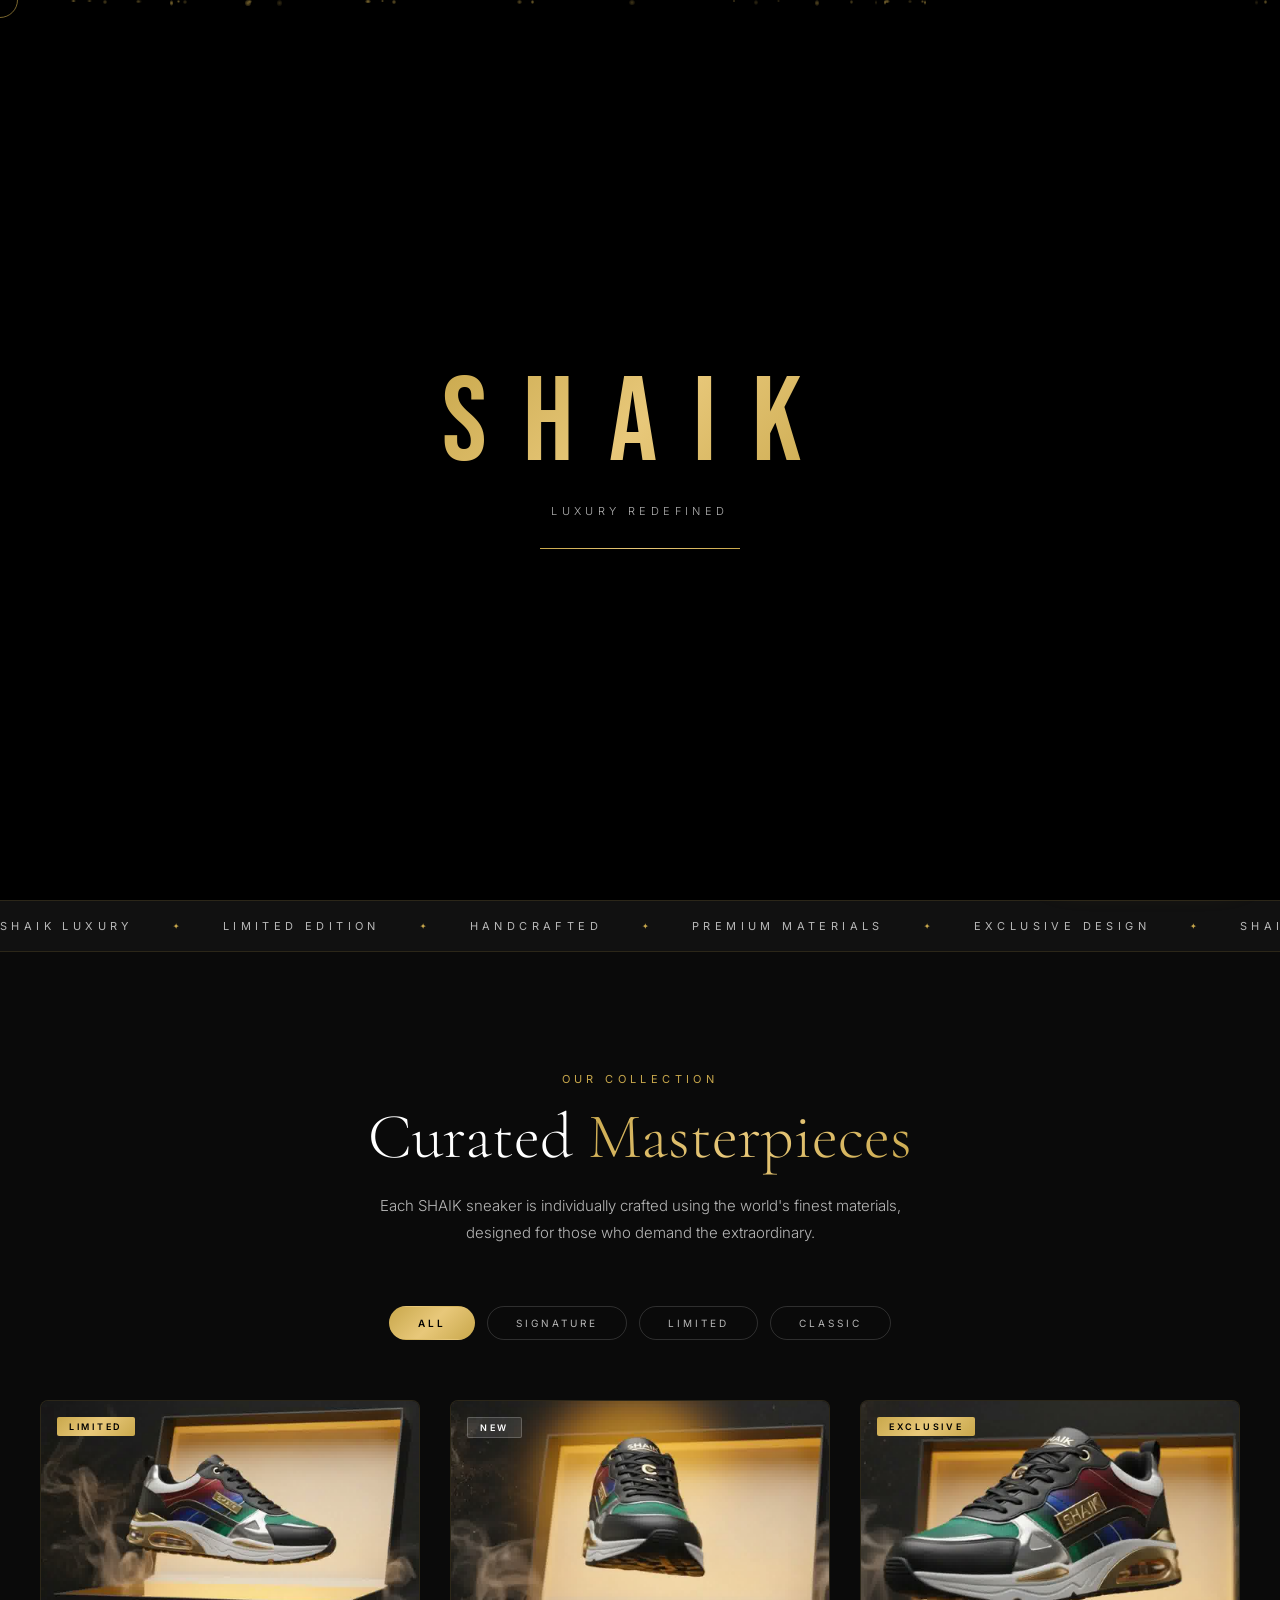
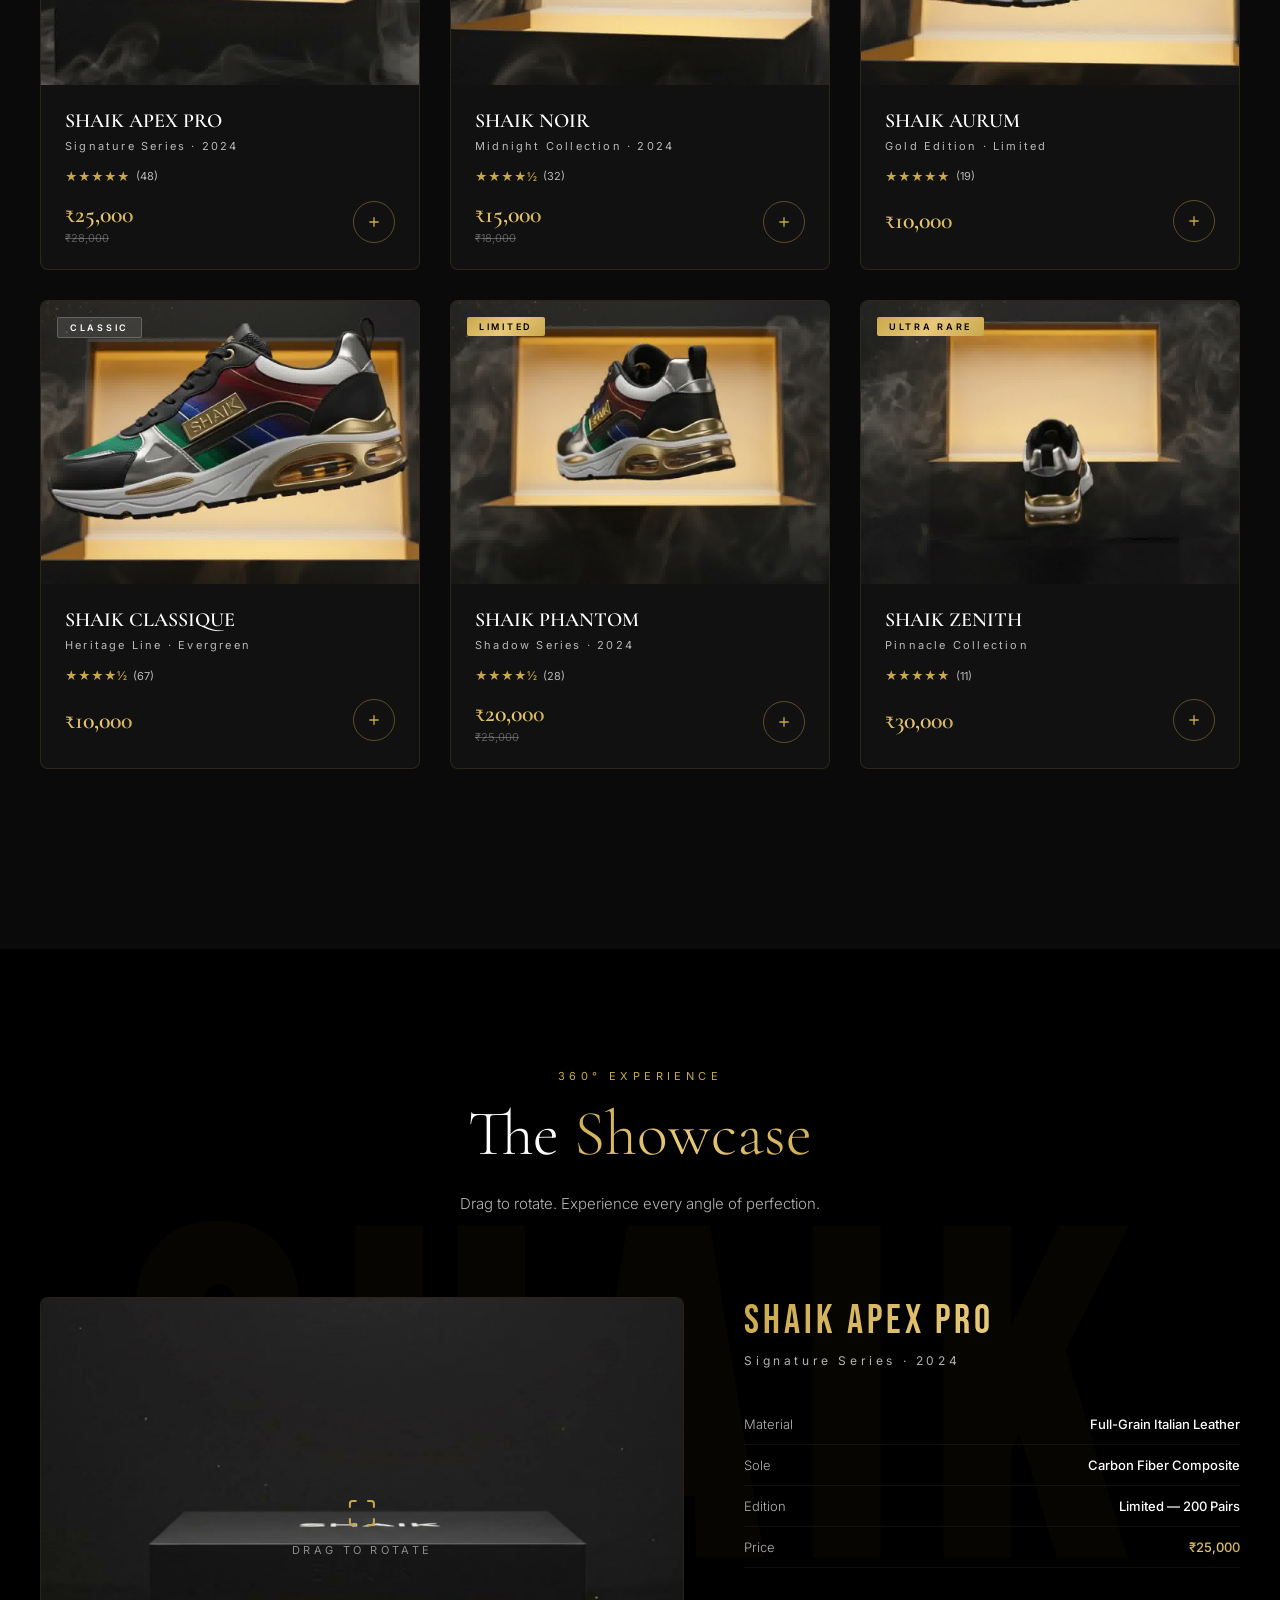
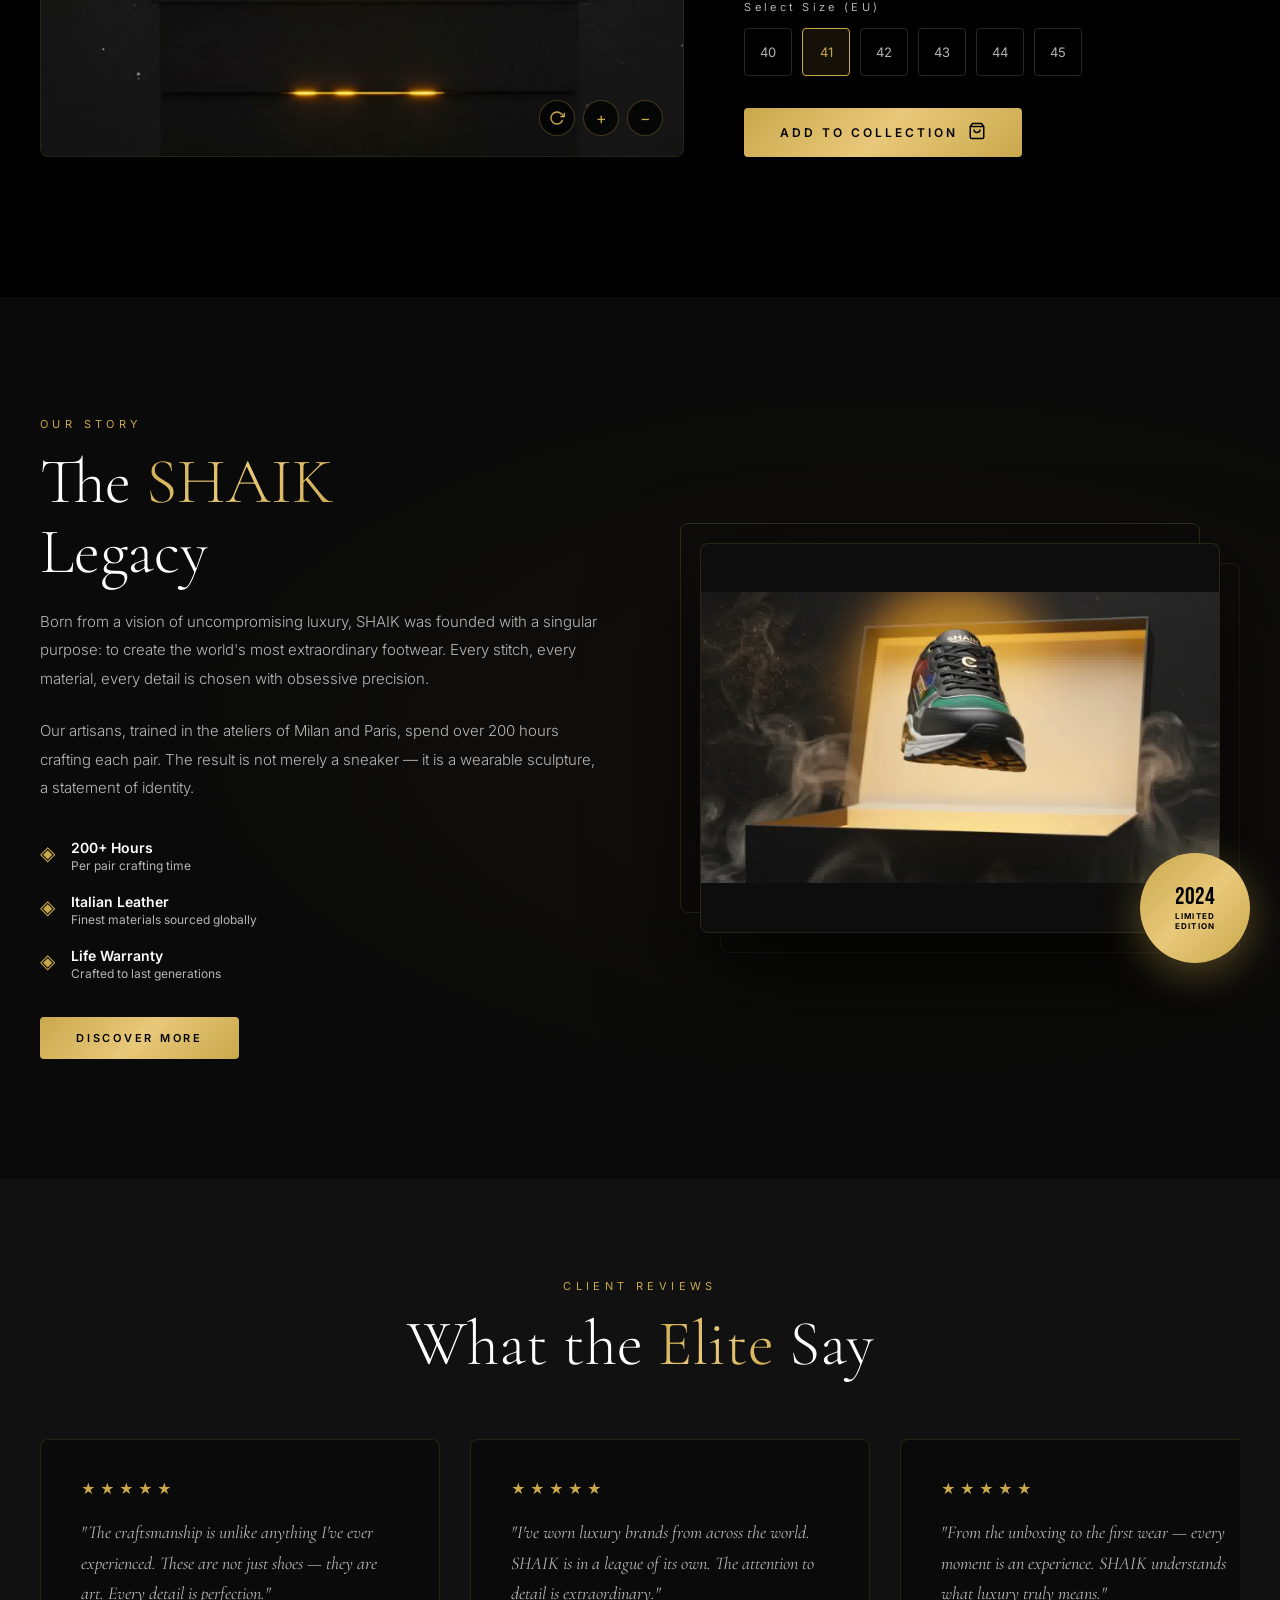
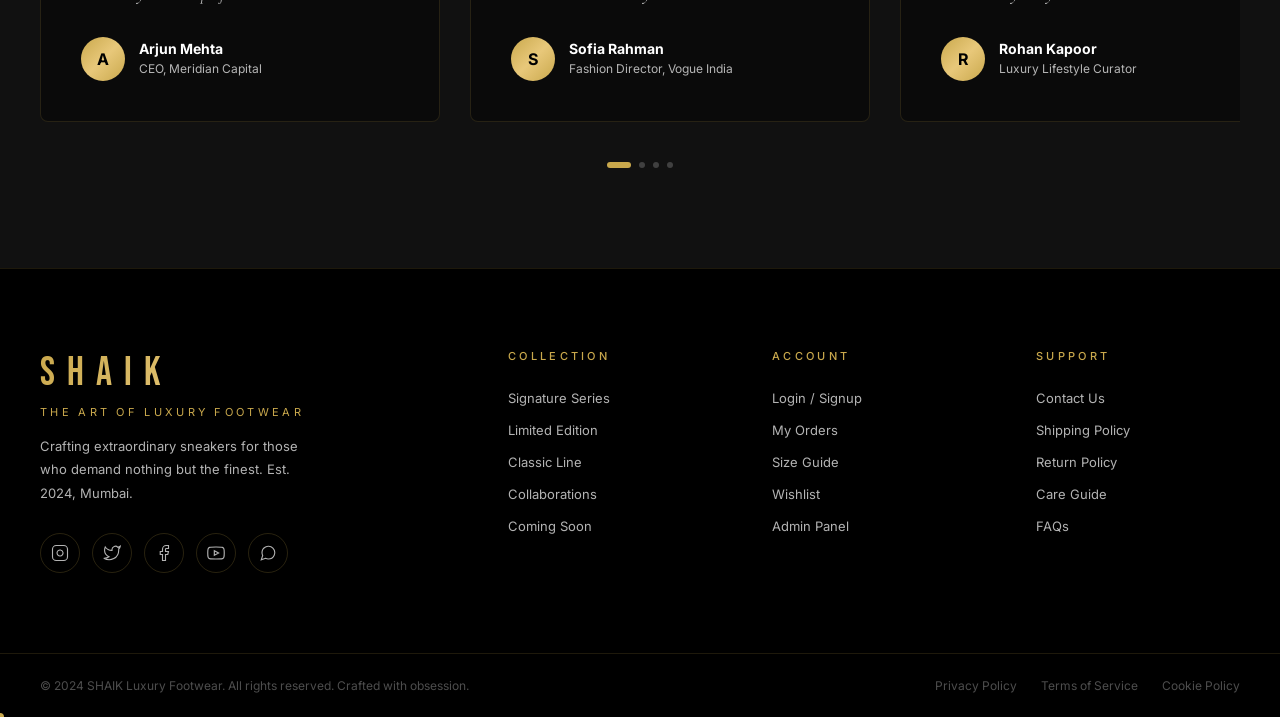
<file: frontend/index.html>
<!DOCTYPE html>
<html lang="en">

<head>
    <meta charset="UTF-8" />
    <meta name="viewport" content="width=device-width, initial-scale=1.0" />
    <title>SHAIK — Luxury Sneakers | The Art of Footwear</title>
    <meta name="description"
        content="SHAIK — Where luxury meets performance. Experience the world's most exclusive sneaker collection crafted for the elite." />
    <meta name="keywords" content="SHAIK sneakers, luxury sneakers, premium footwear, exclusive shoes" />
    <meta property="og:title" content="SHAIK — Luxury Sneakers" />
    <meta property="og:description" content="Experience the pinnacle of luxury footwear." />
    <link rel="preconnect" href="https://fonts.googleapis.com" />
    <link rel="preconnect" href="https://fonts.gstatic.com" crossorigin />
    <link
        href="https://fonts.googleapis.com/css2?family=Cormorant+Garamond:ital,wght@0,300;0,400;0,600;0,700;1,300;1,400&family=Inter:wght@300;400;500;600&family=Bebas+Neue&display=swap"
        rel="stylesheet" />
    <link rel="stylesheet" href="css/main.css" />
    <link rel="stylesheet" href="css/animations.css" />
</head>

<body>

    <!-- ======= LOADING SCREEN ======= -->
    <div id="loader" class="loader">
        <div class="loader-brand">
            <div class="loader-logo">SHAIK</div>
            <div class="loader-tagline">Luxury Redefined</div>
            <div class="loader-bar">
                <div class="loader-bar-fill"></div>
            </div>
        </div>
        <div class="loader-particles" id="loaderParticles"></div>
    </div>

    <!-- ======= NAVIGATION ======= -->
    <nav class="navbar" id="navbar">
        <div class="nav-container">
            <div class="nav-logo">
                <span class="logo-text">SHAIK</span>
                <span class="logo-sub">LUXURY</span>
            </div>
            <ul class="nav-links" id="navLinks">
                <li><a href="#hero" class="nav-link">Home</a></li>
                <li><a href="#collection" class="nav-link">Collection</a></li>
                <li><a href="#showcase" class="nav-link">Showcase</a></li>
                <li><a href="#about" class="nav-link">About</a></li>
                <li><a href="pages/contact.html" class="nav-link">Contact</a></li>
            </ul>
            <div class="nav-actions">
                <button class="nav-icon-btn" id="searchBtn" title="Search">
                    <svg width="20" height="20" viewBox="0 0 24 24" fill="none" stroke="currentColor"
                        stroke-width="1.5">
                        <circle cx="11" cy="11" r="8" />
                        <line x1="21" y1="21" x2="16.65" y2="16.65" />
                    </svg>
                </button>
                <a href="pages/auth.html" class="nav-icon-btn" title="Account">
                    <svg width="20" height="20" viewBox="0 0 24 24" fill="none" stroke="currentColor"
                        stroke-width="1.5">
                        <path d="M20 21v-2a4 4 0 0 0-4-4H8a4 4 0 0 0-4 4v2" />
                        <circle cx="12" cy="7" r="4" />
                    </svg>
                </a>
                <button class="nav-icon-btn cart-btn" id="cartBtn" title="Cart">
                    <svg width="20" height="20" viewBox="0 0 24 24" fill="none" stroke="currentColor"
                        stroke-width="1.5">
                        <path d="M6 2L3 6v14a2 2 0 002 2h14a2 2 0 002-2V6l-3-4z" />
                        <line x1="3" y1="6" x2="21" y2="6" />
                        <path d="M16 10a4 4 0 01-8 0" />
                    </svg>
                    <span class="cart-badge" id="cartBadge">0</span>
                </button>
                <button class="hamburger" id="hamburger">
                    <span></span><span></span><span></span>
                </button>
            </div>
        </div>
    </nav>

    <!-- ======= SEARCH OVERLAY ======= -->
    <div class="search-overlay" id="searchOverlay">
        <button class="search-close" id="searchClose">✕</button>
        <div class="search-content">
            <h2 class="search-title">Search Collection</h2>
            <div class="search-input-wrap">
                <input type="text" id="searchInput" placeholder="Search sneakers..." class="search-input" />
                <div class="search-icon">
                    <svg width="24" height="24" viewBox="0 0 24 24" fill="none" stroke="currentColor"
                        stroke-width="1.5">
                        <circle cx="11" cy="11" r="8" />
                        <line x1="21" y1="21" x2="16.65" y2="16.65" />
                    </svg>
                </div>
            </div>
            <div class="search-results" id="searchResults"></div>
        </div>
    </div>

    <!-- ======= CART SIDEBAR ======= -->
    <div class="cart-overlay" id="cartOverlay"></div>
    <aside class="cart-sidebar" id="cartSidebar">
        <div class="cart-header">
            <h3 class="cart-title">Your Selection</h3>
            <button class="cart-close-btn" id="cartCloseBtn">✕</button>
        </div>
        <div class="cart-items" id="cartItems">
            <div class="cart-empty">
                <div class="cart-empty-icon">
                    <svg width="60" height="60" viewBox="0 0 24 24" fill="none" stroke="currentColor" stroke-width="1">
                        <path d="M6 2L3 6v14a2 2 0 002 2h14a2 2 0 002-2V6l-3-4z" />
                        <line x1="3" y1="6" x2="21" y2="6" />
                        <path d="M16 10a4 4 0 01-8 0" />
                    </svg>
                </div>
                <p>Your collection is empty</p>
                <span>Discover our luxury pieces</span>
            </div>
        </div>
        <div class="cart-footer" id="cartFooter" style="display:none;">
            <div class="cart-subtotal">
                <span>Subtotal</span>
                <span id="cartTotal">₹0</span>
            </div>
            <a href="pages/checkout.html" class="btn-primary cart-checkout-btn">Proceed to Checkout</a>
        </div>
    </aside>

    <!-- ======= HERO SECTION ======= -->
    <section id="hero" class="hero">
        <div class="hero-canvas" id="heroCanvas">
            <canvas id="sequenceCanvas"></canvas>
        </div>
        <div class="hero-overlay"></div>
        <div class="hero-content">
            <div class="hero-eyebrow reveal-up">EST. 2024 · LIMITED EDITION</div>
            <h1 class="hero-title reveal-up">
                <span class="hero-title-line">THE ART</span>
                <span class="hero-title-line hero-title-gold">OF LUXURY</span>
                <span class="hero-title-line">FOOTWEAR</span>
            </h1>
            <p class="hero-desc reveal-up">Where masterful craftsmanship meets unparalleled elegance. Each pair is a
                testament to the extraordinary.</p>
            <div class="hero-cta reveal-up">
                <a href="#collection" class="btn-primary">Explore Collection</a>
                <a href="#showcase" class="btn-ghost">View Showcase</a>
            </div>
            <div class="hero-stats reveal-up">
                <div class="stat">
                    <span class="stat-num" data-target="200">0</span>
                    <span class="stat-label">Limited Pairs</span>
                </div>
                <div class="stat-divider"></div>
                <div class="stat">
                    <span class="stat-num" data-target="50">0</span>
                    <span class="stat-label">Countries</span>
                </div>
                <div class="stat-divider"></div>
                <div class="stat">
                    <span class="stat-num" data-target="99">0</span>
                    <span class="stat-label">Satisfaction %</span>
                </div>
            </div>
        </div>
        <div class="hero-scroll-indicator">
            <div class="scroll-line"></div>
            <span>Scroll to Explore</span>
        </div>
        <div class="hero-particles" id="heroParticles"></div>
    </section>

    <!-- ======= MARQUEE STRIP ======= -->
    <div class="marquee-section">
        <div class="marquee-track">
            <div class="marquee-inner">
                <span>SHAIK LUXURY</span><span class="marquee-dot">✦</span>
                <span>LIMITED EDITION</span><span class="marquee-dot">✦</span>
                <span>HANDCRAFTED</span><span class="marquee-dot">✦</span>
                <span>PREMIUM MATERIALS</span><span class="marquee-dot">✦</span>
                <span>EXCLUSIVE DESIGN</span><span class="marquee-dot">✦</span>
                <span>SHAIK LUXURY</span><span class="marquee-dot">✦</span>
                <span>LIMITED EDITION</span><span class="marquee-dot">✦</span>
                <span>HANDCRAFTED</span><span class="marquee-dot">✦</span>
                <span>PREMIUM MATERIALS</span><span class="marquee-dot">✦</span>
                <span>EXCLUSIVE DESIGN</span><span class="marquee-dot">✦</span>
            </div>
        </div>
    </div>

    <!-- ======= COLLECTION SECTION ======= -->
    <section id="collection" class="collection-section">
        <div class="container">
            <div class="section-header">
                <div class="section-eyebrow reveal-up">Our Collection</div>
                <h2 class="section-title reveal-up">Curated <span class="gold-text">Masterpieces</span></h2>
                <p class="section-desc reveal-up">Each SHAIK sneaker is individually crafted using the world's finest
                    materials, designed for those who demand the extraordinary.</p>
            </div>
            <div class="collection-filters reveal-up">
                <button class="filter-btn active" data-filter="all">All</button>
                <button class="filter-btn" data-filter="signature">Signature</button>
                <button class="filter-btn" data-filter="limited">Limited</button>
                <button class="filter-btn" data-filter="classic">Classic</button>
            </div>
            <div class="products-grid" id="productsGrid">
                <!-- Products generated by JS -->
            </div>
            <div class="load-more-wrap reveal-up">
                <button class="btn-ghost load-more-btn" id="loadMoreBtn">Load More</button>
            </div>
        </div>
    </section>

    <!-- ======= 360 SHOWCASE SECTION ======= -->
    <section id="showcase" class="showcase-section">
        <div class="showcase-bg-text">SHAIK</div>
        <div class="container">
            <div class="section-header">
                <div class="section-eyebrow reveal-up">360° Experience</div>
                <h2 class="section-title reveal-up">The <span class="gold-text">Showcase</span></h2>
                <p class="section-desc reveal-up">Drag to rotate. Experience every angle of perfection.</p>
            </div>
            <div class="showcase-viewer reveal-up">
                <div class="showcase-frame" id="showcaseFrame">
                    <canvas id="showcaseCanvas" width="700" height="500"></canvas>
                    <div class="showcase-drag-hint" id="dragHint">
                        <div class="drag-icon">
                            <svg width="32" height="32" viewBox="0 0 24 24" fill="none" stroke="currentColor"
                                stroke-width="1.5">
                                <path
                                    d="M8 3H5a2 2 0 0 0-2 2v3m18 0V5a2 2 0 0 0-2-2h-3m0 18h3a2 2 0 0 0 2-2v-3M3 16v3a2 2 0 0 0 2 2h3" />
                            </svg>
                        </div>
                        <span>Drag to Rotate</span>
                    </div>
                    <div class="showcase-controls">
                        <button class="showcase-ctrl-btn" id="autoRotateBtn" title="Auto Rotate">
                            <svg width="16" height="16" viewBox="0 0 24 24" fill="none" stroke="currentColor"
                                stroke-width="2">
                                <polyline points="23 4 23 10 17 10" />
                                <path d="M20.49 15a9 9 0 1 1-2.12-9.36L23 10" />
                            </svg>
                        </button>
                        <button class="showcase-ctrl-btn" id="zoomInBtn" title="Zoom In">+</button>
                        <button class="showcase-ctrl-btn" id="zoomOutBtn" title="Zoom Out">−</button>
                    </div>
                </div>
                <div class="showcase-info">
                    <div class="showcase-product-name">SHAIK APEX PRO</div>
                    <div class="showcase-product-sub">Signature Series · 2024</div>
                    <div class="showcase-details">
                        <div class="detail-item">
                            <span class="detail-label">Material</span>
                            <span class="detail-value">Full-Grain Italian Leather</span>
                        </div>
                        <div class="detail-item">
                            <span class="detail-label">Sole</span>
                            <span class="detail-value">Carbon Fiber Composite</span>
                        </div>
                        <div class="detail-item">
                            <span class="detail-label">Edition</span>
                            <span class="detail-value">Limited — 200 Pairs</span>
                        </div>
                        <div class="detail-item">
                            <span class="detail-label">Price</span>
                            <span class="detail-value gold-text">₹25,000</span>
                        </div>
                    </div>
                    <div class="showcase-sizes">
                        <div class="size-label">Select Size (EU)</div>
                        <div class="size-grid" id="showcaseSizeGrid">
                            <button class="size-btn" data-size="40">40</button>
                            <button class="size-btn active" data-size="41">41</button>
                            <button class="size-btn" data-size="42">42</button>
                            <button class="size-btn" data-size="43">43</button>
                            <button class="size-btn" data-size="44">44</button>
                            <button class="size-btn" data-size="45">45</button>
                        </div>
                    </div>
                    <button class="btn-primary showcase-add-btn" id="showcaseAddToCart" data-id="featured"
                        data-name="SHAIK APEX PRO" data-price="25000">
                        <span class="btn-text">Add to Collection</span>
                        <span class="btn-icon">
                            <svg width="18" height="18" viewBox="0 0 24 24" fill="none" stroke="currentColor"
                                stroke-width="2">
                                <path d="M6 2L3 6v14a2 2 0 002 2h14a2 2 0 002-2V6l-3-4z" />
                                <line x1="3" y1="6" x2="21" y2="6" />
                                <path d="M16 10a4 4 0 01-8 0" />
                            </svg>
                        </span>
                    </button>
                </div>
            </div>
        </div>
    </section>

    <!-- ======= ABOUT SECTION ======= -->
    <section id="about" class="about-section">
        <div class="about-bg-image"></div>
        <div class="container">
            <div class="about-grid">
                <div class="about-content reveal-left">
                    <div class="section-eyebrow">Our Story</div>
                    <h2 class="section-title">The <span class="gold-text">SHAIK</span><br />Legacy</h2>
                    <p class="about-text">Born from a vision of uncompromising luxury, SHAIK was founded with a singular
                        purpose: to create the world's most extraordinary footwear. Every stitch, every material, every
                        detail is chosen with obsessive precision.</p>
                    <p class="about-text">Our artisans, trained in the ateliers of Milan and Paris, spend over 200 hours
                        crafting each pair. The result is not merely a sneaker — it is a wearable sculpture, a statement
                        of identity.</p>
                    <div class="about-features">
                        <div class="about-feature">
                            <div class="feature-icon">◈</div>
                            <div class="feature-text">
                                <strong>200+ Hours</strong>
                                <span>Per pair crafting time</span>
                            </div>
                        </div>
                        <div class="about-feature">
                            <div class="feature-icon">◈</div>
                            <div class="feature-text">
                                <strong>Italian Leather</strong>
                                <span>Finest materials sourced globally</span>
                            </div>
                        </div>
                        <div class="about-feature">
                            <div class="feature-icon">◈</div>
                            <div class="feature-text">
                                <strong>Life Warranty</strong>
                                <span>Crafted to last generations</span>
                            </div>
                        </div>
                    </div>
                    <a href="pages/contact.html" class="btn-primary">Discover More</a>
                </div>
                <div class="about-visual reveal-right">
                    <div class="about-frame-outer">
                        <div class="about-frame-inner">
                            <img id="aboutSequenceImg" src="assets/frames/ezgif-frame-064.jpg"
                                alt="SHAIK Luxury Sneaker" class="about-sequence" />
                        </div>
                        <div class="about-badge">
                            <div class="badge-inner">
                                <span class="badge-year">2024</span>
                                <span class="badge-text">LIMITED<br />EDITION</span>
                            </div>
                        </div>
                    </div>
                </div>
            </div>
        </div>
    </section>

    <!-- ======= TESTIMONIALS ======= -->
    <section class="testimonials-section">
        <div class="container">
            <div class="section-header">
                <div class="section-eyebrow reveal-up">Client Reviews</div>
                <h2 class="section-title reveal-up">What the <span class="gold-text">Elite</span> Say</h2>
            </div>
            <div class="testimonials-slider" id="testimonialsSlider">
                <div class="testimonial-track" id="testimonialTrack">
                    <div class="testimonial-card">
                        <div class="testimonial-stars">★★★★★</div>
                        <p class="testimonial-text">"The craftsmanship is unlike anything I've ever experienced. These
                            are not just shoes — they are art. Every detail is perfection."</p>
                        <div class="testimonial-author">
                            <div class="author-avatar">A</div>
                            <div class="author-info">
                                <strong>Arjun Mehta</strong>
                                <span>CEO, Meridian Capital</span>
                            </div>
                        </div>
                    </div>
                    <div class="testimonial-card">
                        <div class="testimonial-stars">★★★★★</div>
                        <p class="testimonial-text">"I've worn luxury brands from across the world. SHAIK is in a league
                            of its own. The attention to detail is extraordinary."</p>
                        <div class="testimonial-author">
                            <div class="author-avatar">S</div>
                            <div class="author-info">
                                <strong>Sofia Rahman</strong>
                                <span>Fashion Director, Vogue India</span>
                            </div>
                        </div>
                    </div>
                    <div class="testimonial-card">
                        <div class="testimonial-stars">★★★★★</div>
                        <p class="testimonial-text">"From the unboxing to the first wear — every moment is an
                            experience. SHAIK understands what luxury truly means."</p>
                        <div class="testimonial-author">
                            <div class="author-avatar">R</div>
                            <div class="author-info">
                                <strong>Rohan Kapoor</strong>
                                <span>Luxury Lifestyle Curator</span>
                            </div>
                        </div>
                    </div>
                    <div class="testimonial-card">
                        <div class="testimonial-stars">★★★★★</div>
                        <p class="testimonial-text">"My SHAIK collection is my most prized possession. Limited editions
                            that genuinely hold value and tell a story."</p>
                        <div class="testimonial-author">
                            <div class="author-avatar">P</div>
                            <div class="author-info">
                                <strong>Priya Nair</strong>
                                <span>Collector & Entrepreneur</span>
                            </div>
                        </div>
                    </div>
                </div>
                <div class="testimonial-dots" id="testimonialDots"></div>
            </div>
        </div>
    </section>

    <!-- ======= AI CHATBOT ======= -->
    <div class="chatbot-container" id="chatbotContainer">
        <div class="chatbot-toggle" id="chatbotToggle">
            <div class="chatbot-icon">
                <svg width="24" height="24" viewBox="0 0 24 24" fill="none" stroke="currentColor" stroke-width="1.5">
                    <path d="M21 15a2 2 0 0 1-2 2H7l-4 4V5a2 2 0 0 1 2-2h14a2 2 0 0 1 2 2z" />
                </svg>
            </div>
            <span class="chatbot-label">SHAIK AI Assistant</span>
        </div>
        <div class="chatbot-window" id="chatbotWindow" style="display:none;">
            <div class="chatbot-header">
                <div class="chatbot-avatar">
                    <div class="avatar-glow"></div>
                    <span>S</span>
                </div>
                <div class="chatbot-title">
                    <strong>SHAIK AI</strong>
                    <span class="chatbot-status">● Online</span>
                </div>
                <button class="chatbot-minimize" id="chatbotMinimize">−</button>
            </div>
            <div class="chatbot-messages" id="chatbotMessages">
                <div class="chat-msg bot">
                    <span class="msg-bubble">Welcome to SHAIK! I'm your personal luxury advisor. How may I assist you
                        today?</span>
                </div>
                <div class="chat-suggestions">
                    <button class="chat-suggestion" onclick="chatSuggest('Show me latest collection')">Latest
                        Collection</button>
                    <button class="chat-suggestion" onclick="chatSuggest('What sizes are available?')">Size
                        Guide</button>
                    <button class="chat-suggestion" onclick="chatSuggest('Tell me about shipping')">Shipping
                        Info</button>
                </div>
            </div>
            <div class="chatbot-input-area">
                <input type="text" id="chatInput" placeholder="Ask about our collection..." class="chatbot-input" />
                <button id="chatSendBtn" class="chatbot-send">
                    <svg width="16" height="16" viewBox="0 0 24 24" fill="none" stroke="currentColor" stroke-width="2">
                        <line x1="22" y1="2" x2="11" y2="13" />
                        <polygon points="22 2 15 22 11 13 2 9 22 2" />
                    </svg>
                </button>
            </div>
        </div>
    </div>

    <!-- ======= FOOTER ======= -->
    <footer class="footer">
        <div class="footer-top">
            <div class="container">
                <div class="footer-grid">
                    <div class="footer-brand">
                        <div class="footer-logo">SHAIK</div>
                        <p class="footer-tagline">The Art of Luxury Footwear</p>
                        <p class="footer-brand-desc">Crafting extraordinary sneakers for those who demand nothing but
                            the finest. Est. 2024, Mumbai.</p>
                        <div class="footer-social">
                            <a href="#" class="social-link" title="Instagram">
                                <svg width="18" height="18" viewBox="0 0 24 24" fill="none" stroke="currentColor"
                                    stroke-width="1.5">
                                    <rect x="2" y="2" width="20" height="20" rx="5" />
                                    <path d="M16 11.37A4 4 0 1 1 12.63 8 4 4 0 0 1 16 11.37z" />
                                    <line x1="17.5" y1="6.5" x2="17.51" y2="6.5" />
                                </svg>
                            </a>
                            <a href="#" class="social-link" title="Twitter">
                                <svg width="18" height="18" viewBox="0 0 24 24" fill="none" stroke="currentColor"
                                    stroke-width="1.5">
                                    <path
                                        d="M23 3a10.9 10.9 0 0 1-3.14 1.53 4.48 4.48 0 0 0-7.86 3v1A10.66 10.66 0 0 1 3 4s-4 9 5 13a11.64 11.64 0 0 1-7 2c9 5 20 0 20-11.5a4.5 4.5 0 0 0-.08-.83A7.72 7.72 0 0 0 23 3z" />
                                </svg>
                            </a>
                            <a href="#" class="social-link" title="Facebook">
                                <svg width="18" height="18" viewBox="0 0 24 24" fill="none" stroke="currentColor"
                                    stroke-width="1.5">
                                    <path d="M18 2h-3a5 5 0 0 0-5 5v3H7v4h3v8h4v-8h3l1-4h-4V7a1 1 0 0 1 1-1h3z" />
                                </svg>
                            </a>
                            <a href="#" class="social-link" title="YouTube">
                                <svg width="18" height="18" viewBox="0 0 24 24" fill="none" stroke="currentColor"
                                    stroke-width="1.5">
                                    <path
                                        d="M22.54 6.42a2.78 2.78 0 0 0-1.95-1.95C18.88 4 12 4 12 4s-6.88 0-8.59.47c-.95.26-1.69 1-1.95 1.95C1 8.12 1 12 1 12s0 3.88.46 5.58c.26.95 1 1.69 1.95 1.95C5.12 20 12 20 12 20s6.88 0 8.59-.47c.95-.26 1.69-1 1.95-1.95C23 15.88 23 12 23 12s0-3.88-.46-5.58z" />
                                    <polygon points="9.75 15.02 15.5 12 9.75 8.98 9.75 15.02" />
                                </svg>
                            </a>
                            <a href="#" class="social-link" title="WhatsApp">
                                <svg width="18" height="18" viewBox="0 0 24 24" fill="none" stroke="currentColor"
                                    stroke-width="1.5">
                                    <path
                                        d="M21 11.5a8.38 8.38 0 0 1-.9 3.8 8.5 8.5 0 0 1-7.6 4.7 8.38 8.38 0 0 1-3.8-.9L3 21l1.9-5.7a8.38 8.38 0 0 1-.9-3.8 8.5 8.5 0 0 1 4.7-7.6 8.38 8.38 0 0 1 3.8-.9h.5a8.48 8.48 0 0 1 8 8v.5z" />
                                </svg>
                            </a>
                        </div>
                    </div>
                    <div class="footer-links-group">
                        <h4 class="footer-heading">Collection</h4>
                        <ul class="footer-links">
                            <li><a href="#">Signature Series</a></li>
                            <li><a href="#">Limited Edition</a></li>
                            <li><a href="#">Classic Line</a></li>
                            <li><a href="#">Collaborations</a></li>
                            <li><a href="#">Coming Soon</a></li>
                        </ul>
                    </div>
                    <div class="footer-links-group">
                        <h4 class="footer-heading">Account</h4>
                        <ul class="footer-links">
                            <li><a href="pages/auth.html">Login / Signup</a></li>
                            <li><a href="#">My Orders</a></li>
                            <li><a href="#">Size Guide</a></li>
                            <li><a href="#">Wishlist</a></li>
                            <li><a href="pages/admin.html">Admin Panel</a></li>
                        </ul>
                    </div>
                    <div class="footer-links-group">
                        <h4 class="footer-heading">Support</h4>
                        <ul class="footer-links">
                            <li><a href="pages/contact.html">Contact Us</a></li>
                            <li><a href="#">Shipping Policy</a></li>
                            <li><a href="#">Return Policy</a></li>
                            <li><a href="#">Care Guide</a></li>
                            <li><a href="#">FAQs</a></li>
                        </ul>
                    </div>
                </div>
            </div>
        </div>
        <div class="footer-bottom">
            <div class="container">
                <div class="footer-bottom-inner">
                    <p>© 2024 SHAIK Luxury Footwear. All rights reserved. Crafted with obsession.</p>
                    <div class="footer-legal">
                        <a href="#">Privacy Policy</a>
                        <a href="#">Terms of Service</a>
                        <a href="#">Cookie Policy</a>
                    </div>
                </div>
            </div>
        </div>
    </footer>

    <script src="js/main.js"></script>
    <script src="js/hero-sequence.js"></script>
    <script src="js/cart.js"></script>
    <script src="js/products.js"></script>
    <script src="js/showcase.js"></script>
    <script src="js/chatbot.js"></script>
</body>

</html>
</file>
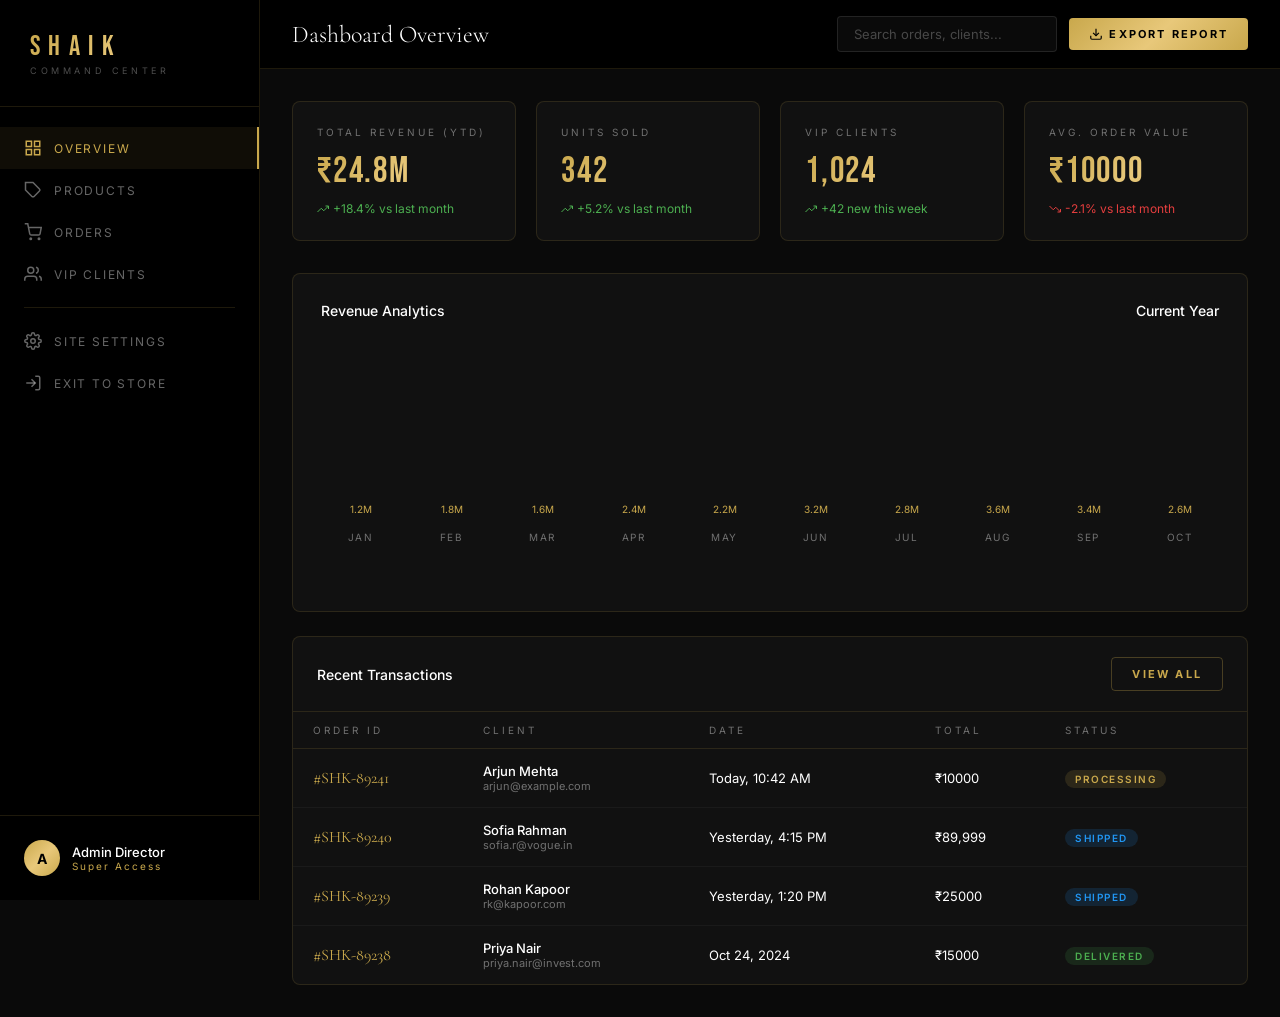
<file: frontend/pages/admin.html>
<!DOCTYPE html>
<html lang="en">

<head>
    <meta charset="UTF-8" />
    <meta name="viewport" content="width=device-width, initial-scale=1.0" />
    <title>Admin Dashboard — SHAIK Luxury</title>
    <link rel="preconnect" href="https://fonts.googleapis.com" />
    <link rel="preconnect" href="https://fonts.gstatic.com" crossorigin />
    <link
        href="https://fonts.googleapis.com/css2?family=Cormorant+Garamond:ital,wght@0,300;0,400;0,600;0,700;1,300;1,400&family=Inter:wght@300;400;500;600&family=Bebas+Neue&display=swap"
        rel="stylesheet" />
    <link rel="stylesheet" href="../css/main.css" />
    <link rel="stylesheet" href="../css/pages.css" />
</head>

<body class="admin-layout">

    <!-- SIDEBAR -->
    <aside class="admin-sidebar" id="adminSidebar">
        <div class="admin-sidebar-logo">
            <div class="admin-logo-text">SHAIK</div>
            <div class="admin-logo-sub">Command Center</div>
        </div>

        <nav class="admin-nav">
            <button class="admin-nav-item active" data-target="dashboardPanel">
                <svg class="admin-nav-icon" viewBox="0 0 24 24" fill="none" stroke="currentColor" stroke-width="2">
                    <rect x="3" y="3" width="7" height="7" />
                    <rect x="14" y="3" width="7" height="7" />
                    <rect x="14" y="14" width="7" height="7" />
                    <rect x="3" y="14" width="7" height="7" />
                </svg>
                Overview
            </button>
            <button class="admin-nav-item" data-target="productsPanel">
                <svg class="admin-nav-icon" viewBox="0 0 24 24" fill="none" stroke="currentColor" stroke-width="2">
                    <path d="M20.59 13.41l-7.17 7.17a2 2 0 0 1-2.83 0L2 12V2h10l8.59 8.59a2 2 0 0 1 0 2.82z" />
                    <line x1="7" y1="7" x2="7.01" y2="7" />
                </svg>
                Products
            </button>
            <button class="admin-nav-item" data-target="ordersPanel">
                <svg class="admin-nav-icon" viewBox="0 0 24 24" fill="none" stroke="currentColor" stroke-width="2">
                    <circle cx="9" cy="21" r="1" />
                    <circle cx="20" cy="21" r="1" />
                    <path d="M1 1h4l2.68 13.39a2 2 0 0 0 2 1.61h9.72a2 2 0 0 0 2-1.61L23 6H6" />
                </svg>
                Orders
            </button>
            <button class="admin-nav-item" data-target="usersPanel">
                <svg class="admin-nav-icon" viewBox="0 0 24 24" fill="none" stroke="currentColor" stroke-width="2">
                    <path d="M17 21v-2a4 4 0 0 0-4-4H5a4 4 0 0 0-4 4v2" />
                    <circle cx="9" cy="7" r="4" />
                    <path d="M23 21v-2a4 4 0 0 0-3-3.87" />
                    <path d="M16 3.13a4 4 0 0 1 0 7.75" />
                </svg>
                VIP Clients
            </button>
            <div class="admin-nav-divider"></div>
            <button class="admin-nav-item">
                <svg class="admin-nav-icon" viewBox="0 0 24 24" fill="none" stroke="currentColor" stroke-width="2">
                    <circle cx="12" cy="12" r="3" />
                    <path
                        d="M19.4 15a1.65 1.65 0 0 0 .33 1.82l.06.06a2 2 0 0 1 0 2.83 2 2 0 0 1-2.83 0l-.06-.06a1.65 1.65 0 0 0-1.82-.33 1.65 1.65 0 0 0-1 1.51V21a2 2 0 0 1-2 2 2 2 0 0 1-2-2v-.09A1.65 1.65 0 0 0 9 19.4a1.65 1.65 0 0 0-1.82.33l-.06.06a2 2 0 0 1-2.83 0 2 2 0 0 1 0-2.83l.06-.06a1.65 1.65 0 0 0 .33-1.82 1.65 1.65 0 0 0-1.51-1H3a2 2 0 0 1-2-2 2 2 0 0 1 2-2h.09A1.65 1.65 0 0 0 4.6 9a1.65 1.65 0 0 0-.33-1.82l-.06-.06a2 2 0 0 1 0-2.83 2 2 0 0 1 2.83 0l.06.06a1.65 1.65 0 0 0 1.82.33H9a1.65 1.65 0 0 0 1-1.51V3a2 2 0 0 1 2-2 2 2 0 0 1 2 2v.09a1.65 1.65 0 0 0 1 1.51 1.65 1.65 0 0 0 1.82-.33l.06-.06a2 2 0 0 1 2.83 0 2 2 0 0 1 0 2.83l-.06.06a1.65 1.65 0 0 0-.33 1.82V9a1.65 1.65 0 0 0 1.51 1H21a2 2 0 0 1 2 2 2 2 0 0 1-2 2h-.09a1.65 1.65 0 0 0-1.51 1z" />
                </svg>
                Site Settings
            </button>
            <a href="../index.html" class="admin-nav-item">
                <svg class="admin-nav-icon" viewBox="0 0 24 24" fill="none" stroke="currentColor" stroke-width="2">
                    <path d="M15 3h4a2 2 0 0 1 2 2v14a2 2 0 0 1-2 2h-4" />
                    <polyline points="10 17 15 12 10 7" />
                    <line x1="15" y1="12" x2="3" y2="12" />
                </svg>
                Exit to Store
            </a>
        </nav>

        <div class="admin-user-area">
            <div class="admin-avatar">A</div>
            <div>
                <div class="admin-user-name">Admin Director</div>
                <div class="admin-user-role">Super Access</div>
            </div>
        </div>
    </aside>

    <!-- MAIN AREA -->
    <main class="admin-main">
        <header class="admin-topbar">
            <button id="adminMenuBtn" style="display:none;color:#fff;"><svg viewBox="0 0 24 24" width="24" height="24"
                    stroke="currentColor" stroke-width="2" fill="none">
                    <line x1="3" y1="12" x2="21" y2="12" />
                    <line x1="3" y1="6" x2="21" y2="6" />
                    <line x1="3" y1="18" x2="21" y2="18" />
                </svg></button>
            <h1 class="admin-topbar-title" id="topbarTitle">Dashboard Overview</h1>
            <div class="admin-topbar-actions">
                <input type="text" class="admin-search-input" placeholder="Search orders, clients..." />
                <button class="admin-btn">
                    <svg width="14" height="14" viewBox="0 0 24 24" fill="none" stroke="currentColor" stroke-width="2">
                        <path d="M21 15v4a2 2 0 0 1-2 2H5a2 2 0 0 1-2-2v-4" />
                        <polyline points="7 10 12 15 17 10" />
                        <line x1="12" y1="15" x2="12" y2="3" />
                    </svg>
                    Export Report
                </button>
            </div>
        </header>

        <div class="admin-content">

            <!-- DASHBOARD PANEL -->
            <div class="admin-panel active" id="dashboardPanel">
                <div class="stats-grid">
                    <div class="stat-card">
                        <div class="stat-card-label">Total Revenue (YTD)</div>
                        <div class="stat-card-value">₹24.8M</div>
                        <div class="stat-card-change"><svg width="12" height="12" viewBox="0 0 24 24" fill="none"
                                stroke="currentColor" stroke-width="2">
                                <polyline points="23 6 13.5 15.5 8.5 10.5 1 18" />
                                <polyline points="17 6 23 6 23 12" />
                            </svg> +18.4% vs last month</div>
                    </div>
                    <div class="stat-card">
                        <div class="stat-card-label">Units Sold</div>
                        <div class="stat-card-value">342</div>
                        <div class="stat-card-change"><svg width="12" height="12" viewBox="0 0 24 24" fill="none"
                                stroke="currentColor" stroke-width="2">
                                <polyline points="23 6 13.5 15.5 8.5 10.5 1 18" />
                                <polyline points="17 6 23 6 23 12" />
                            </svg> +5.2% vs last month</div>
                    </div>
                    <div class="stat-card">
                        <div class="stat-card-label">VIP Clients</div>
                        <div class="stat-card-value">1,024</div>
                        <div class="stat-card-change"><svg width="12" height="12" viewBox="0 0 24 24" fill="none"
                                stroke="currentColor" stroke-width="2">
                                <polyline points="23 6 13.5 15.5 8.5 10.5 1 18" />
                                <polyline points="17 6 23 6 23 12" />
                            </svg> +42 new this week</div>
                    </div>
                    <div class="stat-card">
                        <div class="stat-card-label">Avg. Order Value</div>
                        <div class="stat-card-value">₹10000</div>
                        <div class="stat-card-change negative"><svg width="12" height="12" viewBox="0 0 24 24"
                                fill="none" stroke="currentColor" stroke-width="2">
                                <polyline points="23 18 13.5 8.5 8.5 13.5 1 6" />
                                <polyline points="17 18 23 18 23 12" />
                            </svg> -2.1% vs last month</div>
                    </div>
                </div>

                <div class="chart-container">
                    <div class="chart-title">Revenue Analytics <span>Current Year</span></div>
                    <div class="chart-canvas-wrap">
                        <div class="simple-bar-chart">
                            <div class="bar-item">
                                <div class="bar-fill" style="height:30%;" data-value="1.2M"></div><span
                                    class="bar-label">JAN</span>
                            </div>
                            <div class="bar-item">
                                <div class="bar-fill" style="height:45%;" data-value="1.8M"></div><span
                                    class="bar-label">FEB</span>
                            </div>
                            <div class="bar-item">
                                <div class="bar-fill" style="height:40%;" data-value="1.6M"></div><span
                                    class="bar-label">MAR</span>
                            </div>
                            <div class="bar-item">
                                <div class="bar-fill" style="height:60%;" data-value="2.4M"></div><span
                                    class="bar-label">APR</span>
                            </div>
                            <div class="bar-item">
                                <div class="bar-fill" style="height:55%;" data-value="2.2M"></div><span
                                    class="bar-label">MAY</span>
                            </div>
                            <div class="bar-item">
                                <div class="bar-fill" style="height:80%;" data-value="3.2M"></div><span
                                    class="bar-label">JUN</span>
                            </div>
                            <div class="bar-item">
                                <div class="bar-fill" style="height:70%;" data-value="2.8M"></div><span
                                    class="bar-label">JUL</span>
                            </div>
                            <div class="bar-item">
                                <div class="bar-fill" style="height:90%;" data-value="3.6M"></div><span
                                    class="bar-label">AUG</span>
                            </div>
                            <div class="bar-item">
                                <div class="bar-fill" style="height:85%;" data-value="3.4M"></div><span
                                    class="bar-label">SEP</span>
                            </div>
                            <div class="bar-item">
                                <div class="bar-fill" style="height:65%;" data-value="2.6M"></div><span
                                    class="bar-label">OCT</span>
                            </div>
                        </div>
                    </div>
                </div>

                <div class="data-table-wrap">
                    <div class="data-table-header">
                        <div class="data-table-title">Recent Transactions</div>
                        <button class="admin-btn admin-btn-ghost">View All</button>
                    </div>
                    <table class="data-table">
                        <thead>
                            <tr>
                                <th>Order ID</th>
                                <th>Client</th>
                                <th>Date</th>
                                <th>Total</th>
                                <th>Status</th>
                            </tr>
                        </thead>
                        <tbody>
                            <tr>
                                <td style="color:#C9A84C;font-family:var(--font-serif);font-size:16px;">#SHK-89241</td>
                                <td>
                                    <div style="font-weight:500;">Arjun Mehta</div>
                                    <div style="font-size:11px;color:rgba(255,255,255,0.4);">arjun@example.com</div>
                                </td>
                                <td>Today, 10:42 AM</td>
                                <td>₹10000</td>
                                <td><span class="table-status status-pending">Processing</span></td>
                            </tr>
                            <tr>
                                <td style="color:#C9A84C;font-family:var(--font-serif);font-size:16px;">#SHK-89240</td>
                                <td>
                                    <div style="font-weight:500;">Sofia Rahman</div>
                                    <div style="font-size:11px;color:rgba(255,255,255,0.4);">sofia.r@vogue.in</div>
                                </td>
                                <td>Yesterday, 4:15 PM</td>
                                <td>₹89,999</td>
                                <td><span class="table-status status-shipped">Shipped</span></td>
                            </tr>
                            <tr>
                                <td style="color:#C9A84C;font-family:var(--font-serif);font-size:16px;">#SHK-89239</td>
                                <td>
                                    <div style="font-weight:500;">Rohan Kapoor</div>
                                    <div style="font-size:11px;color:rgba(255,255,255,0.4);">rk@kapoor.com</div>
                                </td>
                                <td>Yesterday, 1:20 PM</td>
                                <td>₹25000</td>
                                <td><span class="table-status status-shipped">Shipped</span></td>
                            </tr>
                            <tr>
                                <td style="color:#C9A84C;font-family:var(--font-serif);font-size:16px;">#SHK-89238</td>
                                <td>
                                    <div style="font-weight:500;">Priya Nair</div>
                                    <div style="font-size:11px;color:rgba(255,255,255,0.4);">priya.nair@invest.com</div>
                                </td>
                                <td>Oct 24, 2024</td>
                                <td>₹15000</td>
                                <td><span class="table-status status-delivered">Delivered</span></td>
                            </tr>
                        </tbody>
                    </table>
                </div>
            </div>

            <!-- PRODUCTS PANEL -->
            <div class="admin-panel" id="productsPanel">
                <div style="display:flex;justify-content:space-between;margin-bottom:24px;">
                    <h2 style="font-family:var(--font-serif);font-size:28px;font-weight:300;">Product Catalog</h2>
                    <button class="admin-btn" onclick="showAddProduct()">
                        <svg width="14" height="14" viewBox="0 0 24 24" fill="none" stroke="currentColor"
                            stroke-width="2">
                            <line x1="12" y1="5" x2="12" y2="19" />
                            <line x1="5" y1="12" x2="19" y2="12" />
                        </svg>
                        Add New Product
                    </button>
                </div>

                <div class="data-table-wrap">
                    <table class="data-table">
                        <thead>
                            <tr>
                                <th>Item</th>
                                <th>SKU / Name</th>
                                <th>Category</th>
                                <th>Price</th>
                                <th>Stock</th>
                                <th>Actions</th>
                            </tr>
                        </thead>
                        <tbody>
                            <!-- Product Row 1 -->
                            <tr>
                                <td><img src="../assets/frames/ezgif-frame-060.jpg" class="table-img" /></td>
                                <td>
                                    <div style="font-weight:500;">SHAIK APEX PRO</div>
                                    <div style="font-size:11px;color:rgba(255,255,255,0.4);">SKU: SHK-APX-01</div>
                                </td>
                                <td>Signature</td>
                                <td>₹25000</td>
                                <td>42</td>
                                <td>
                                    <div style="display:flex;gap:6px;">
                                        <button class="table-action-btn action-edit">Edit</button>
                                        <button class="table-action-btn action-del">Delete</button>
                                    </div>
                                </td>
                            </tr>
                            <!-- Product Row 2 -->
                            <tr>
                                <td><img src="../assets/frames/ezgif-frame-080.jpg" class="table-img" /></td>
                                <td>
                                    <div style="font-weight:500;">SHAIK NOIR</div>
                                    <div style="font-size:11px;color:rgba(255,255,255,0.4);">SKU: SHK-NOR-02</div>
                                </td>
                                <td>Limited</td>
                                <td>₹15000</td>
                                <td>15</td>
                                <td>
                                    <div style="display:flex;gap:6px;">
                                        <button class="table-action-btn action-edit">Edit</button>
                                        <button class="table-action-btn action-del">Delete</button>
                                    </div>
                                </td>
                            </tr>
                            <!-- Product Row 3 -->
                            <tr>
                                <td><img src="../assets/frames/ezgif-frame-100.jpg" class="table-img" /></td>
                                <td>
                                    <div style="font-weight:500;">SHAIK AURUM</div>
                                    <div style="font-size:11px;color:rgba(255,255,255,0.4);">SKU: SHK-AUR-03</div>
                                </td>
                                <td>Limited Exclusive</td>
                                <td>₹10000</td>
                                <td><span style="color:#E53E3E;font-weight:600;">2</span></td>
                                <td>
                                    <div style="display:flex;gap:6px;">
                                        <button class="table-action-btn action-edit">Edit</button>
                                        <button class="table-action-btn action-del">Delete</button>
                                    </div>
                                </td>
                            </tr>
                            <!-- Product Row 4 -->
                            <tr>
                                <td><img src="../assets/frames/ezgif-frame-120.jpg" class="table-img" /></td>
                                <td>
                                    <div style="font-weight:500;">SHAIK CLASSIQUE</div>
                                    <div style="font-size:11px;color:rgba(255,255,255,0.4);">SKU: SHK-CLS-04</div>
                                </td>
                                <td>Classic</td>
                                <td>₹10000</td>
                                <td>124</td>
                                <td>
                                    <div style="display:flex;gap:6px;">
                                        <button class="table-action-btn action-edit">Edit</button>
                                        <button class="table-action-btn action-del">Delete</button>
                                    </div>
                                </td>
                            </tr>
                        </tbody>
                    </table>
                    <div class="pagination">
                        <button class="page-btn">←</button>
                        <button class="page-btn active">1</button>
                        <button class="page-btn">2</button>
                        <button class="page-btn">3</button>
                        <button class="page-btn">→</button>
                    </div>
                </div>
            </div>

            <!-- ADD PRODUCT FORM PANEL (Hidden by default) -->
            <div class="admin-panel" id="addProductPanel">
                <button class="admin-btn admin-btn-ghost" style="margin-bottom:24px;" onclick="showProductsList()">←
                    Back to Catalog</button>

                <div class="product-form">
                    <h2 class="product-form-title">Create New Masterpiece</h2>

                    <div style="display:grid;grid-template-columns:1fr 1fr;gap:40px;">
                        <div>
                            <div class="form-group">
                                <label class="form-label">Product Name</label>
                                <input type="text" class="form-input" placeholder="e.g. SHAIK VANGUARD" />
                            </div>
                            <div class="form-group">
                                <label class="form-label">Subtitle / Collection</label>
                                <input type="text" class="form-input" placeholder="e.g. Modernist Series · 2025" />
                            </div>
                            <div class="form-row">
                                <div class="form-group">
                                    <label class="form-label">Price (₹)</label>
                                    <input type="number" class="form-input" placeholder="99999" />
                                </div>
                                <div class="form-group">
                                    <label class="form-label">Stock Quantity</label>
                                    <input type="number" class="form-input" placeholder="50" />
                                </div>
                            </div>
                            <div class="form-row">
                                <div class="form-group">
                                    <label class="form-label">Category</label>
                                    <select class="select-input">
                                        <option>Signature</option>
                                        <option>Limited Edition</option>
                                        <option>Classic</option>
                                        <option>Exclusive Collab</option>
                                    </select>
                                </div>
                                <div class="form-group">
                                    <label class="form-label">Badge Label</label>
                                    <select class="select-input">
                                        <option>None</option>
                                        <option>New</option>
                                        <option>Limited</option>
                                        <option>Exclusive</option>
                                    </select>
                                </div>
                            </div>
                            <div class="form-group">
                                <label class="form-label">Luxury Description</label>
                                <textarea class="form-textarea" placeholder="Describe the craftsmanship..."></textarea>
                            </div>
                        </div>

                        <div>
                            <label class="form-label">360° Image Sequence / Gallery</label>
                            <div class="image-upload-area" id="imageDropZone">
                                <input type="file" class="upload-input" multiple accept="image/*" />
                                <svg class="upload-icon" width="40" height="40" viewBox="0 0 24 24" fill="none"
                                    stroke="currentColor" stroke-width="1.5">
                                    <path d="M21 15v4a2 2 0 0 1-2 2H5a2 2 0 0 1-2-2v-4" />
                                    <polyline points="17 8 12 3 7 8" />
                                    <line x1="12" y1="3" x2="12" y2="15" />
                                </svg>
                                <div class="upload-text">Drag & Drop Frame Sequence</div>
                                <div class="upload-subtext">Supports PNG, JPG (Max 50MB total)</div>
                            </div>

                            <div class="uploaded-images" id="uploadedImages">
                                <!-- Example Pre-uploaded UI -->
                                <div style="color:rgba(255,255,255,0.4);font-size:12px;width:100%;padding:10px 0;">
                                    Sequence will appear here. For 360° view, upload 50-200 frames named in order.</div>
                            </div>

                            <div class="form-actions">
                                <button class="admin-btn" style="flex:1;justify-content:center;padding:16px;">Save &
                                    Publish Product</button>
                                <button class="admin-btn admin-btn-ghost" style="padding:16px;">Save Draft</button>
                            </div>
                        </div>
                    </div>
                </div>
            </div>

        </div>
    </main>

    <script>
        // Sidebar Nav Switching
        const navItems = document.querySelectorAll('.admin-nav-item[data-target]');
        const panels = document.querySelectorAll('.admin-panel');
        const title = document.getElementById('topbarTitle');

        navItems.forEach(item => {
            item.addEventListener('click', () => {
                navItems.forEach(n => n.classList.remove('active'));
                panels.forEach(p => p.classList.remove('active'));

                item.classList.add('active');
                document.getElementById(item.dataset.target).classList.add('active');

                title.textContent = item.textContent.trim() + ' Overview';
            });
        });

        // View Switching
        function showAddProduct() {
            panels.forEach(p => p.classList.remove('active'));
            document.getElementById('addProductPanel').classList.add('active');
            title.textContent = 'Add New Product';
        }

        function showProductsList() {
            panels.forEach(p => p.classList.remove('active'));
            document.getElementById('productsPanel').classList.add('active');
            title.textContent = 'Products Catalog';
        }

        // Mobile Sidebar
        const menuBtn = document.getElementById('adminMenuBtn');
        const sidebar = document.getElementById('adminSidebar');
        if (window.innerWidth <= 1024) menuBtn.style.display = 'block';

        menuBtn.addEventListener('click', () => {
            sidebar.classList.toggle('open');
        });

        // Dummy Upload Behavior
        const dropZone = document.getElementById('imageDropZone');
        const uploadInput = document.querySelector('.upload-input');
        const uploadedBox = document.getElementById('uploadedImages');

        uploadInput.addEventListener('change', (e) => {
            if (e.target.files.length > 0) {
                uploadedBox.innerHTML = '';
                const limit = Math.min(e.target.files.length, 6); // show max 6 thumbs
                for (let i = 0; i < limit; i++) {
                    const file = e.target.files[i];
                    const reader = new FileReader();
                    reader.onload = function (e) {
                        uploadedBox.innerHTML += `
              <div class="uploaded-img-preview">
                <img src="${e.target.result}" style="width:100%;height:100%;object-fit:cover;border-radius:4px;"/>
                <button class="img-remove">×</button>
              </div>
            `;
                    };
                    reader.readAsDataURL(file);
                }
                if (e.target.files.length > 6) {
                    uploadedBox.innerHTML += `<div style="display:flex;align-items:center;justify-content:center;width:80px;height:80px;background:rgba(255,255,255,0.05);border-radius:4px;font-size:12px;color:rgba(255,255,255,0.5);">+${e.target.files.length - 6} more</div>`;
                }
            }
        });
    </script>
</body>

</html>
</file>
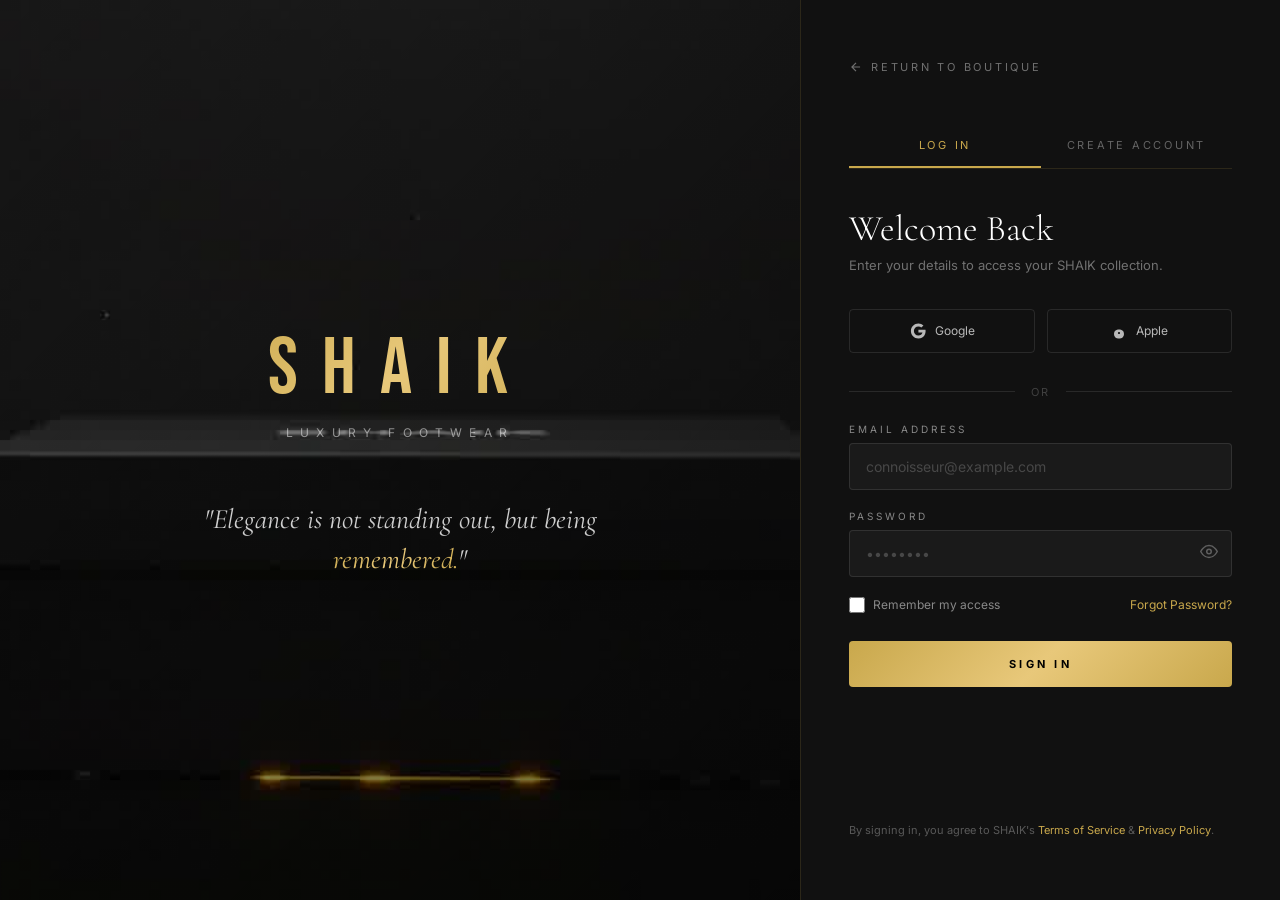
<file: frontend/pages/auth.html>
<!DOCTYPE html>
<html lang="en">

<head>
    <meta charset="UTF-8" />
    <meta name="viewport" content="width=device-width, initial-scale=1.0" />
    <title>Account — SHAIK Luxury Sneakers</title>
    <link rel="preconnect" href="https://fonts.googleapis.com" />
    <link rel="preconnect" href="https://fonts.gstatic.com" crossorigin />
    <link
        href="https://fonts.googleapis.com/css2?family=Cormorant+Garamond:ital,wght@0,300;0,400;0,600;0,700;1,300;1,400&family=Inter:wght@300;400;500;600&family=Bebas+Neue&display=swap"
        rel="stylesheet" />
    <link rel="stylesheet" href="../css/auth.css" />
</head>

<body>

    <div class="auth-container">
        <div class="auth-visual">
            <div class="auth-visual-canvas">
                <img id="authCanvas" src="../assets/frames/ezgif-frame-001.jpg" alt="SHAIK Luxury" />
            </div>
            <div class="auth-visual-overlay"></div>
            <div class="auth-visual-content">
                <div class="auth-brand">SHAIK</div>
                <div class="auth-brand-sub">Luxury Footwear</div>
                <div class="auth-visual-quote">
                    "Elegance is not standing out, but being <span>remembered.</span>"
                </div>
            </div>
        </div>

        <div class="auth-panel">
            <div class="auth-panel-inner">
                <a href="../index.html" class="auth-back">
                    <svg viewBox="0 0 24 24" fill="none" stroke="currentColor" stroke-width="2">
                        <path d="M19 12H5M12 19l-7-7 7-7" />
                    </svg>
                    Return to Boutique
                </a>

                <div class="auth-tabs">
                    <button class="auth-tab active" data-target="loginForm">Log In</button>
                    <button class="auth-tab" data-target="signupForm">Create Account</button>
                </div>

                <!-- LOGIN FORM -->
                <form class="auth-form active" id="loginForm">
                    <h2 class="auth-title">Welcome Back</h2>
                    <p class="auth-subtitle">Enter your details to access your SHAIK collection.</p>

                    <div class="social-auth">
                        <button type="button" class="social-auth-btn">
                            <svg width="18" height="18" viewBox="0 0 24 24">
                                <path fill="currentColor"
                                    d="M12.545,10.239v3.821h5.445c-0.712,2.315-2.647,3.972-5.445,3.972c-3.332,0-6.033-2.701-6.033-6.032s2.701-6.032,6.033-6.032c1.498,0,2.866,0.549,3.921,1.453l2.814-2.814C17.503,2.988,15.139,2,12.545,2C7.021,2,2.543,6.477,2.543,12s4.478,10,10.002,10c8.396,0,10.249-7.85,9.426-11.748L12.545,10.239z" />
                            </svg>
                            Google
                        </button>
                        <button type="button" class="social-auth-btn">
                            <svg width="18" height="18" viewBox="0 0 24 24">
                                <path fill="currentColor"
                                    d="M17.05,20.28c-1.42,1.38-3.32,1.72-5.05,1.72s-3.63-0.34-5.05-1.72c-1.42-1.38-1.57-3.37-1.57-4.28s0.15-2.9,1.57-4.28c1.42-1.38,3.32-1.72,5.05-1.72s3.63,0.34,5.05,1.72c1.42,1.38,1.57,3.37,1.57,4.28S18.47,18.9,17.05,20.28z M12,13.25c-0.78,0-1.42,0.64-1.42,1.42S11.22,16.09,12,16.09s1.42-0.64,1.42-1.42S12.78,13.25,12,13.25z" />
                            </svg>
                            Apple
                        </button>
                    </div>
                    <div class="auth-divider">OR</div>

                    <div class="form-group">
                        <label class="form-label">Email Address</label>
                        <input type="email" class="form-input" placeholder="connoisseur@example.com" required />
                    </div>

                    <div class="form-group">
                        <label class="form-label">Password</label>
                        <div class="input-group">
                            <input type="password" class="form-input" placeholder="••••••••" required />
                            <button type="button" class="input-toggle">
                                <svg width="18" height="18" viewBox="0 0 24 24" fill="none" stroke="currentColor"
                                    stroke-width="2">
                                    <path d="M1 12s4-8 11-8 11 8 11 8-4 8-11 8-11-8-11-8z" />
                                    <circle cx="12" cy="12" r="3" />
                                </svg>
                            </button>
                        </div>
                    </div>

                    <div class="form-options">
                        <label class="form-check">
                            <input type="checkbox" />
                            <span>Remember my access</span>
                        </label>
                        <a href="#" class="form-forgot">Forgot Password?</a>
                    </div>

                    <button type="submit" class="auth-btn">Sign In</button>

                    <div class="auth-terms">
                        By signing in, you agree to SHAIK's <a href="#">Terms of Service</a> & <a href="#">Privacy
                            Policy</a>.
                    </div>
                </form>

                <!-- SIGNUP FORM -->
                <form class="auth-form" id="signupForm">
                    <h2 class="auth-title">Join The Elite</h2>
                    <p class="auth-subtitle">Create a VIP account to secure your limited editions.</p>

                    <div class="form-row">
                        <div class="form-group">
                            <label class="form-label">First Name</label>
                            <input type="text" class="form-input" placeholder="John" required />
                        </div>
                        <div class="form-group">
                            <label class="form-label">Last Name</label>
                            <input type="text" class="form-input" placeholder="Doe" required />
                        </div>
                    </div>

                    <div class="form-group">
                        <label class="form-label">Email Address</label>
                        <input type="email" class="form-input" placeholder="connoisseur@example.com" required />
                    </div>

                    <div class="form-group">
                        <label class="form-label">Mobile Number</label>
                        <input type="tel" class="form-input" placeholder="+91 98765 43210" required />
                    </div>

                    <div class="form-group">
                        <label class="form-label">Password</label>
                        <div class="input-group">
                            <input type="password" class="form-input" placeholder="••••••••" required />
                        </div>
                    </div>

                    <button type="submit" class="auth-btn">Create VIP Account</button>
                </form>

                <!-- SUCCESS MSG -->
                <div class="auth-success" id="authSuccess">
                    <div class="auth-success-icon">✦</div>
                    <h2>Welcome to SHAIK</h2>
                    <p>Your VIP account has been successfully verified.</p>
                    <a href="../index.html" class="auth-btn" style="text-decoration:none;text-align:center;">Enter
                        Boutique</a>
                </div>
            </div>
        </div>
    </div>

    <script>
        // Tab switching
        const tabs = document.querySelectorAll('.auth-tab');
        const forms = document.querySelectorAll('.auth-form');
        tabs.forEach(tab => {
            tab.addEventListener('click', () => {
                tabs.forEach(t => t.classList.remove('active'));
                forms.forEach(f => f.classList.remove('active'));
                tab.classList.add('active');
                document.getElementById(tab.dataset.target).classList.add('active');
            });
        });

        // Submits
        document.getElementById('loginForm').addEventListener('submit', (e) => {
            e.preventDefault();
            const btn = e.target.querySelector('button[type="submit"]');
            btn.classList.add('auth-btn-loading');
            btn.textContent = 'Verifying...';
            setTimeout(() => {
                forms.forEach(f => f.classList.remove('active'));
                document.querySelector('.auth-tabs').style.display = 'none';
                document.getElementById('authSuccess').classList.add('active');
            }, 1500);
        });

        document.getElementById('signupForm').addEventListener('submit', (e) => {
            e.preventDefault();
            const btn = e.target.querySelector('button[type="submit"]');
            btn.classList.add('auth-btn-loading');
            btn.textContent = 'Creating...';
            setTimeout(() => {
                forms.forEach(f => f.classList.remove('active'));
                document.querySelector('.auth-tabs').style.display = 'none';
                document.getElementById('authSuccess').classList.add('active');
            }, 1500);
        });

        // Sequence BG
        const img = document.getElementById('authCanvas');
        let frame = 1, dir = 1;
        setInterval(() => {
            frame += dir;
            if (frame >= 200) dir = -1;
            if (frame <= 1) dir = 1;
            img.src = `../assets/frames/ezgif-frame-${String(frame).padStart(3, '0')}.jpg`;
        }, 80);
    </script>
</body>

</html>
</file>
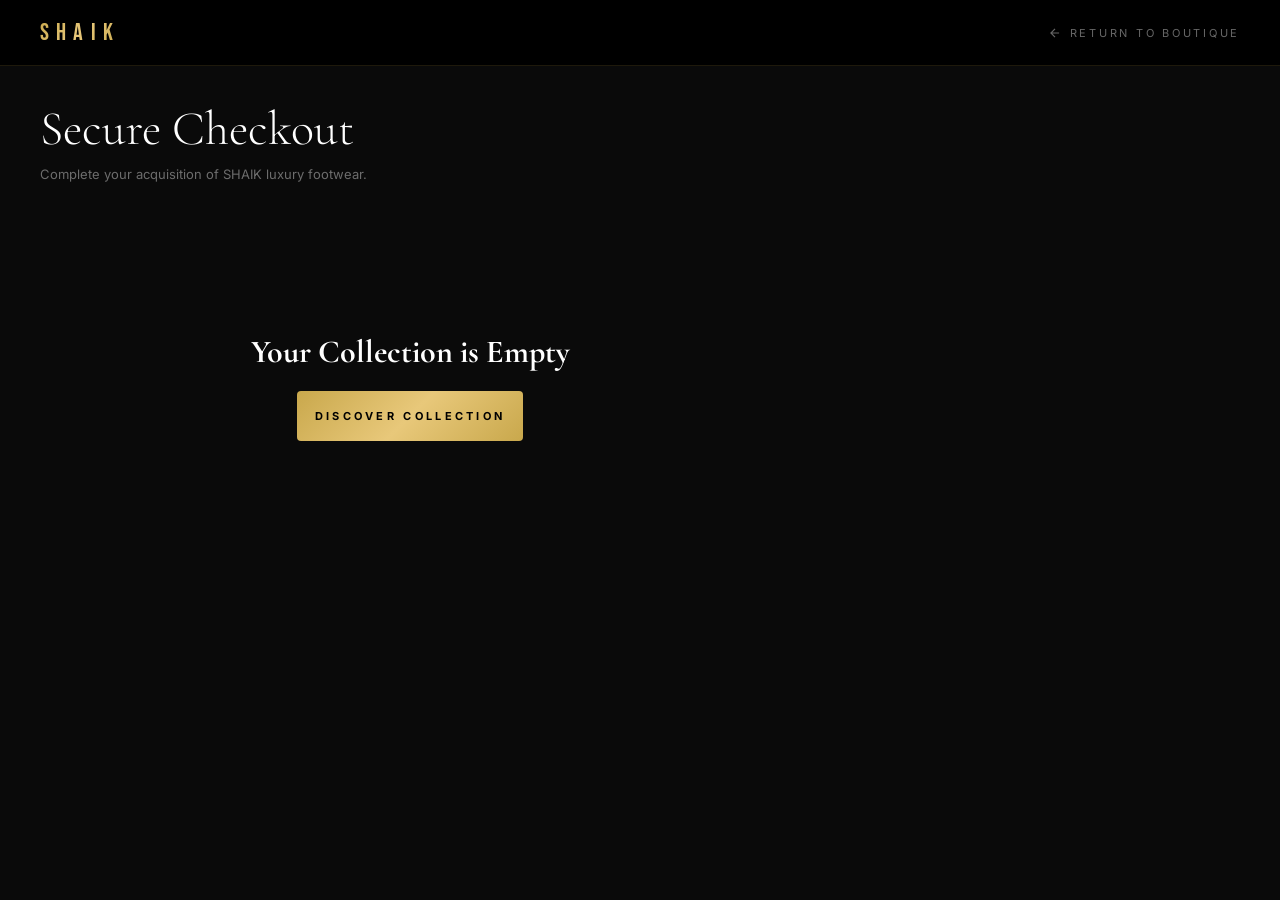
<file: frontend/pages/checkout.html>
<!DOCTYPE html>
<html lang="en">

<head>
    <meta charset="UTF-8" />
    <meta name="viewport" content="width=device-width, initial-scale=1.0" />
    <title>Checkout — SHAIK Luxury Sneakers</title>
    <link rel="preconnect" href="https://fonts.googleapis.com" />
    <link rel="preconnect" href="https://fonts.gstatic.com" crossorigin />
    <link
        href="https://fonts.googleapis.com/css2?family=Cormorant+Garamond:ital,wght@0,300;0,400;0,600;0,700;1,300;1,400&family=Inter:wght@300;400;500;600&family=Bebas+Neue&display=swap"
        rel="stylesheet" />
    <link rel="stylesheet" href="../css/main.css" />
    <link rel="stylesheet" href="../css/pages.css" />
</head>

<body>

    <!-- HEADER -->
    <header class="page-header">
        <div class="container">
            <a href="../index.html" class="page-logo">SHAIK</a>
            <a href="../index.html" class="back-link">
                <svg viewBox="0 0 24 24" fill="none" stroke="currentColor" stroke-width="2" width="14" height="14">
                    <path d="M19 12H5M12 19l-7-7 7-7" />
                </svg>
                Return to Boutique
            </a>
        </div>
    </header>

    <main class="checkout-page">
        <div class="container">
            <h1 class="checkout-title">Secure Checkout</h1>
            <p class="checkout-subtitle">Complete your acquisition of SHAIK luxury footwear.</p>

            <div class="checkout-grid" id="checkoutGrid">

                <div class="checkout-main">

                    <!-- STEP 1: SHIPPING -->
                    <div class="checkout-form-section" style="margin-bottom: 24px;">
                        <div class="checkout-section-title">
                            <span class="step-num">1</span> Shipping Address
                        </div>
                        <div class="checkout-form-body">
                            <div class="form-row">
                                <div class="form-group">
                                    <label class="form-label">First Name</label>
                                    <input type="text" class="form-input" required />
                                </div>
                                <div class="form-group">
                                    <label class="form-label">Last Name</label>
                                    <input type="text" class="form-input" required />
                                </div>
                            </div>
                            <div class="form-group">
                                <label class="form-label">Email Address</label>
                                <input type="email" class="form-input" required />
                            </div>
                            <div class="form-group">
                                <label class="form-label">Mobile Number</label>
                                <input type="tel" class="form-input" required />
                            </div>
                            <div class="form-group">
                                <label class="form-label">Delivery Address</label>
                                <input type="text" class="form-input" placeholder="Street Address"
                                    style="margin-bottom:12px;" required />
                                <input type="text" class="form-input" placeholder="Apartment, Suite, etc. (optional)" />
                            </div>
                            <div class="form-row">
                                <div class="form-group">
                                    <label class="form-label">City</label>
                                    <input type="text" class="form-input" required />
                                </div>
                                <div class="form-group">
                                    <label class="form-label">State</label>
                                    <select class="form-input" required>
                                        <option value="">Select State</option>
                                        <option value="MH">Maharashtra</option>
                                        <option value="DL">Delhi</option>
                                        <option value="KA">Karnataka</option>
                                        <option value="TN">Tamil Nadu</option>
                                    </select>
                                </div>
                                <div class="form-group">
                                    <label class="form-label">PIN / ZIP Code</label>
                                    <input type="text" class="form-input" required />
                                </div>
                            </div>
                            <label class="form-check" style="margin-top: 10px;">
                                <input type="checkbox" checked />
                                <span>Save this address for future purchases</span>
                            </label>
                        </div>
                    </div>

                    <!-- STEP 2: PAYMENT -->
                    <div class="checkout-form-section">
                        <div class="checkout-section-title">
                            <span class="step-num">2</span> Payment Method
                        </div>
                        <div class="checkout-form-body">
                            <div class="payment-methods">
                                <label class="payment-option selected" tabindex="0">
                                    <input type="radio" name="payment" value="card" checked />
                                    <div class="payment-option-label">
                                        <div class="payment-option-name">Credit Card</div>
                                        <div class="payment-option-desc">Powered by Stripe — Fully Secured</div>
                                    </div>
                                    <div class="payment-logo">STRIPE</div>
                                </label>
                                <label class="payment-option" tabindex="0">
                                    <input type="radio" name="payment" value="upi" />
                                    <div class="payment-option-label">
                                        <div class="payment-option-name">UPI Payment</div>
                                        <div class="payment-option-desc">Google Pay, PhonePe, Paytm</div>
                                    </div>
                                    <div class="payment-logo">RAZORPAY</div>
                                </label>
                                <label class="payment-option" tabindex="0">
                                    <input type="radio" name="payment" value="bank" />
                                    <div class="payment-option-label">
                                        <div class="payment-option-name">White-Glove Bank Transfer</div>
                                        <div class="payment-option-desc">For orders exceeding ₹5,00,000</div>
                                    </div>
                                </label>
                            </div>

                            <!-- CARD DETAILS FORM -->
                            <div id="cardDetailsForm"
                                style="margin-top:24px; border-top:1px solid rgba(255,255,255,0.1); padding-top:24px;">
                                <div class="form-group">
                                    <label class="form-label">Card Number</label>
                                    <input type="text" class="form-input" placeholder="0000 0000 0000 0000" />
                                </div>
                                <div class="form-row">
                                    <div class="form-group">
                                        <label class="form-label">Expiry Date</label>
                                        <input type="text" class="form-input" placeholder="MM/YY" />
                                    </div>
                                    <div class="form-group">
                                        <label class="form-label">CVC</label>
                                        <input type="text" class="form-input" placeholder="123" />
                                    </div>
                                </div>
                                <div class="form-group" style="margin-bottom:0;">
                                    <label class="form-label">Name on Card</label>
                                    <input type="text" class="form-input" placeholder="JOHN DOE" />
                                </div>
                            </div>

                        </div>
                    </div>

                </div>

                <!-- ORDER SUMMARY -->
                <div class="checkout-sidebar">
                    <div class="order-summary" id="orderSummary">
                        <div class="order-summary-header">Your Collection Details</div>
                        <div class="order-items" id="checkoutItemsList">
                            <!-- JS rendered -->
                        </div>
                        <div class="order-totals">
                            <div class="order-total-row">
                                <span>Subtotal</span>
                                <span id="chkSubtotal">₹0</span>
                            </div>
                            <div class="order-total-row">
                                <span>White-Glove Shipping</span>
                                <span style="color:#C9A84C;">Complimentary</span>
                            </div>
                            <div class="order-total-row">
                                <span>VIP Taxes (Included)</span>
                                <span>₹0</span>
                            </div>
                            <div class="order-total-row grand">
                                <span>Total Investment</span>
                                <span id="chkTotal">₹0</span>
                            </div>
                        </div>

                        <button class="checkout-btn" id="placeOrderBtn" onclick="processOrder()">
                            Authenticate & Purchase
                            <svg width="18" height="18" viewBox="0 0 24 24" fill="none" stroke="currentColor"
                                stroke-width="2">
                                <path d="M12 22s8-4 8-10V5l-8-3-8 3v7c0 6 8 10 8 10z" />
                                <polyline points="9 12 11 14 15 10" />
                            </svg>
                        </button>
                        <div class="secure-badge">
                            <svg width="12" height="12" viewBox="0 0 24 24" fill="none" stroke="currentColor"
                                stroke-width="2">
                                <rect x="3" y="11" width="18" height="11" rx="2" ry="2" />
                                <path d="M7 11V7a5 5 0 0 1 10 0v4" />
                            </svg>
                            Premium 256-bit SSL Encryption
                        </div>
                    </div>
                </div>

            </div>

            <!-- SUCCESS SCREEN -->
            <div id="orderSuccessScreen" style="display:none; text-align:center; padding: 120px 0;">
                <div
                    style="width:120px;height:120px;border-radius:50%;background:linear-gradient(135deg,#C9A84C,#E8C87A);margin:0 auto 30px;display:flex;align-items:center;justify-content:center;font-size:50px;color:#000;box-shadow:0 0 60px rgba(201,168,76,0.3);">
                    ✦</div>
                <h2 style="font-family:'Cormorant Garamond',serif;font-size:48px;font-weight:300;margin-bottom:16px;">
                    Acquisition Confirmed</h2>
                <p style="color:rgba(255,255,255,0.5);font-size:16px;margin-bottom:12px;">Order Code:
                    <strong>SHK-89241Q</strong>
                </p>
                <p
                    style="color:rgba(255,255,255,0.5);font-size:14px;max-width:400px;margin:0 auto 40px;line-height:1.8;">
                    Thank you for choosing SHAIK. Our master artisans are preparing your luxury package. An
                    authentication email has been dispatched.</p>
                <a href="../index.html" class="checkout-btn"
                    style="display:inline-flex;width:auto;padding:16px 40px;text-decoration:none;">Return to
                    Boutique</a>
            </div>

        </div>
    </main>

    <script src="../js/cart.js"></script>
    <script>
        document.addEventListener('DOMContentLoaded', () => {
            // Payment option toggle
            const options = document.querySelectorAll('.payment-option');
            const cardForm = document.getElementById('cardDetailsForm');
            options.forEach(opt => {
                opt.addEventListener('click', () => {
                    options.forEach(o => o.classList.remove('selected'));
                    opt.classList.add('selected');
                    const radio = opt.querySelector('input');
                    radio.checked = true;
                    if (radio.value === 'card') {
                        cardForm.style.display = 'block';
                    } else {
                        cardForm.style.display = 'none';
                    }
                });
            });

            // Load cart data
            const cart = window.shaikCart ? window.shaikCart.getCart() : JSON.parse(localStorage.getItem('shaik_cart') || '[]');
            const container = document.getElementById('checkoutItemsList');
            const subtotalEl = document.getElementById('chkSubtotal');
            const totalEl = document.getElementById('chkTotal');

            if (cart.length === 0) {
                document.getElementById('checkoutGrid').innerHTML = '<div style="text-align:center;padding:100px;width:100%;"><h2 style="font-family:\'Cormorant Garamond\',serif;font-size:32px;margin-bottom:20px;">Your Collection is Empty</h2><a href="../index.html" class="checkout-btn" style="display:inline-flex;width:auto;margin:0 auto;text-decoration:none;">Discover Collection</a></div>';
                return;
            }

            let total = 0;
            container.innerHTML = cart.map(item => {
                total += item.price * item.qty;
                return `
        <div class="order-item">
          <img src="../${item.image}" class="order-item-img" />
          <div class="order-item-info">
            <div class="order-item-name">${item.name}</div>
            <div class="order-item-meta">Size: ${item.size} × ${item.qty}</div>
          </div>
          <div class="order-item-price">₹${(item.price * item.qty).toLocaleString('en-IN')}</div>
        </div>
        `;
            }).join('');

            subtotalEl.textContent = '₹' + total.toLocaleString('en-IN');
            totalEl.textContent = '₹' + total.toLocaleString('en-IN');
        });

        function processOrder() {
            const btn = document.getElementById('placeOrderBtn');
            btn.style.opacity = '0.7';
            btn.style.pointerEvents = 'none';
            btn.innerHTML = 'Authenticating... <span style="display:inline-block;width:16px;height:16px;border:2px solid #000;border-top-color:transparent;border-radius:50%;animation:spin 1s linear infinite;"></span>';

            setTimeout(() => {
                document.getElementById('checkoutGrid').style.display = 'none';
                document.getElementById('orderSuccessScreen').style.display = 'block';
                window.scrollTo(0, 0);
                localStorage.removeItem('shaik_cart');
            }, 2500);
        }
    </script>
</body>

</html>
</file>
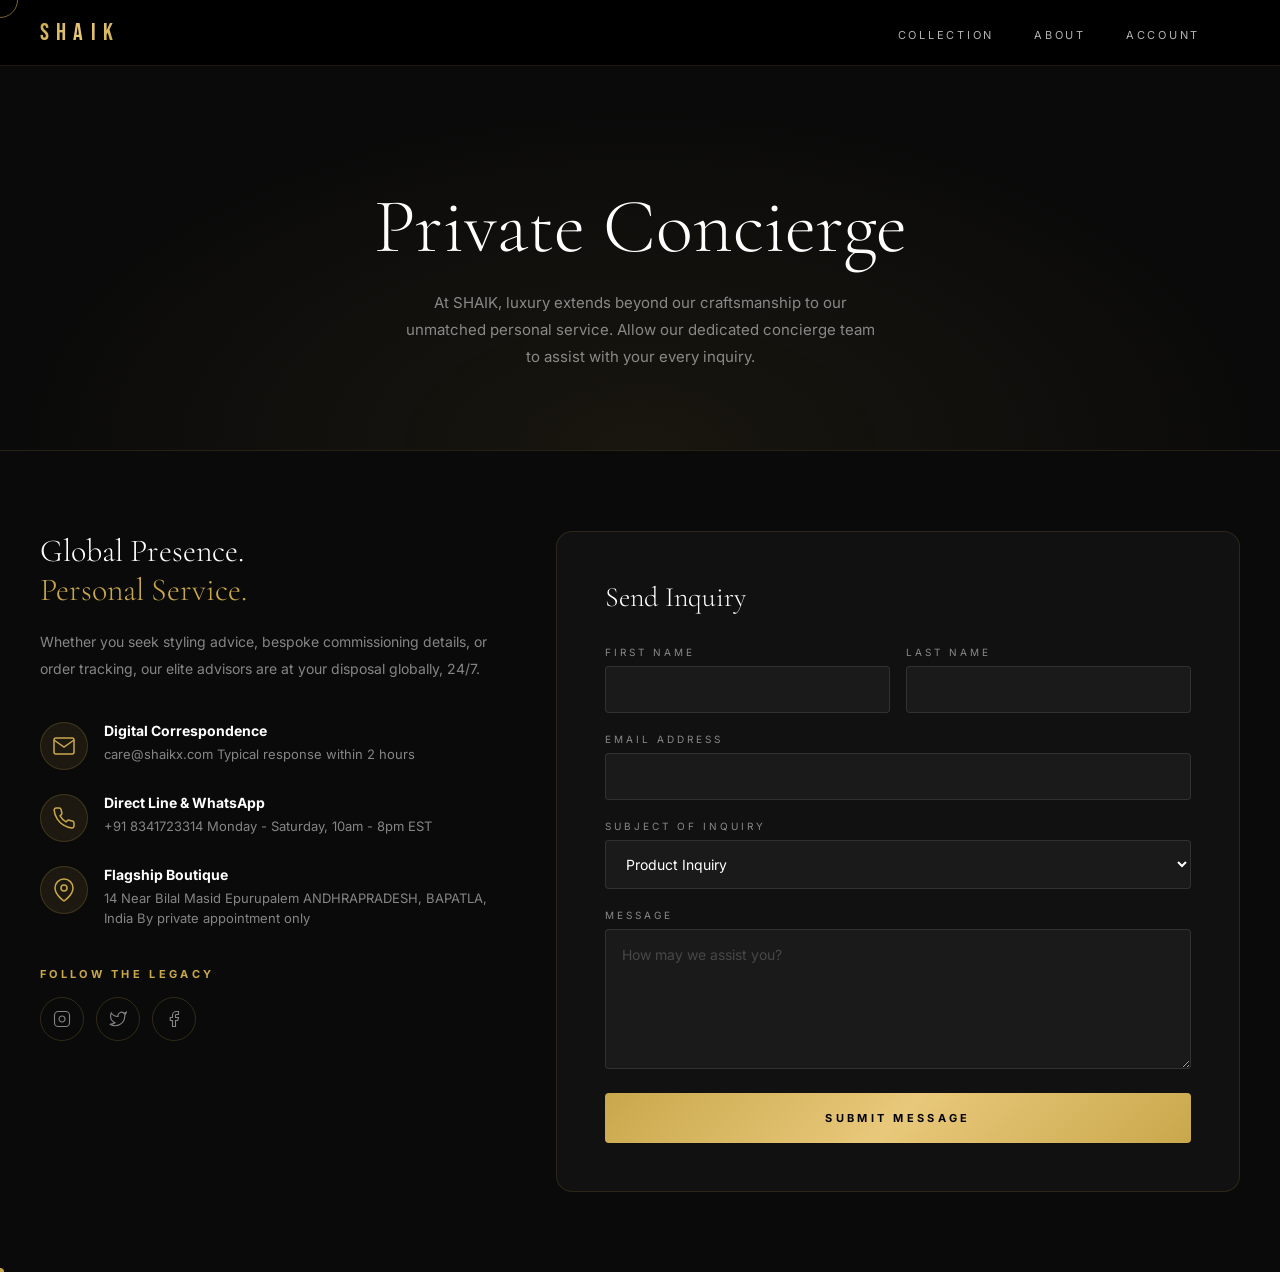
<file: frontend/pages/contact.html>
<!DOCTYPE html>
<html lang="en">

<head>
    <meta charset="UTF-8" />
    <meta name="viewport" content="width=device-width, initial-scale=1.0" />
    <title>Contact — SHAIK Luxury Sneakers</title>
    <link rel="preconnect" href="https://fonts.googleapis.com" />
    <link rel="preconnect" href="https://fonts.gstatic.com" crossorigin />
    <link
        href="https://fonts.googleapis.com/css2?family=Cormorant+Garamond:ital,wght@0,300;0,400;0,600;0,700;1,300;1,400&family=Inter:wght@300;400;500;600&family=Bebas+Neue&display=swap"
        rel="stylesheet" />
    <link rel="stylesheet" href="../css/main.css" />
    <link rel="stylesheet" href="../css/pages.css" />
</head>

<body>

    <!-- HEADER -->
    <header class="page-header">
        <div class="container">
            <a href="../index.html" class="page-logo">SHAIK</a>
            <ul class="nav-links" style="margin-left:auto;margin-right:40px;">
                <li><a href="../index.html#collection" class="nav-link">Collection</a></li>
                <li><a href="../index.html#about" class="nav-link">About</a></li>
                <li><a href="auth.html" class="nav-link">Account</a></li>
            </ul>
        </div>
    </header>

    <main class="contact-page">
        <div class="contact-hero">
            <div class="container">
                <h1>Private Concierge</h1>
                <p>At SHAIK, luxury extends beyond our craftsmanship to our unmatched personal service. Allow our
                    dedicated concierge team to assist with your every inquiry.</p>
            </div>
        </div>

        <div class="contact-body">
            <div class="container">
                <div class="contact-grid">

                    <div class="contact-info">
                        <h2 class="contact-info-title">Global Presence.<br /><span style="color:#C9A84C;">Personal
                                Service.</span></h2>
                        <p class="contact-info-desc">Whether you seek styling advice, bespoke commissioning details, or
                            order tracking, our elite advisors are at your disposal globally, 24/7.</p>

                        <div class="contact-methods">
                            <div class="contact-method">
                                <div class="contact-icon">
                                    <svg width="24" height="24" viewBox="0 0 24 24" fill="none" stroke="currentColor"
                                        stroke-width="1.5">
                                        <path
                                            d="M4 4h16c1.1 0 2 .9 2 2v12c0 1.1-.9 2-2 2H4c-1.1 0-2-.9-2-2V6c0-1.1.9-2 2-2z" />
                                        <polyline points="22,6 12,13 2,6" />
                                    </svg>
                                </div>
                                <div class="contact-method-info">
                                    <strong>Digital Correspondence</strong>
                                    <span>care@shaikx.com</span>
                                    <span>Typical response within 2 hours</span>
                                </div>
                            </div>

                            <div class="contact-method">
                                <div class="contact-icon">
                                    <svg width="24" height="24" viewBox="0 0 24 24" fill="none" stroke="currentColor"
                                        stroke-width="1.5">
                                        <path
                                            d="M22 16.92v3a2 2 0 0 1-2.18 2 19.79 19.79 0 0 1-8.63-3.07 19.5 19.5 0 0 1-6-6 19.79 19.79 0 0 1-3.07-8.67A2 2 0 0 1 4.11 2h3a2 2 0 0 1 2 1.72 12.84 12.84 0 0 0 .7 2.81 2 2 0 0 1-.45 2.11L8.09 9.91a16 16 0 0 0 6 6l1.27-1.27a2 2 0 0 1 2.11-.45 12.84 12.84 0 0 0 2.81.7A2 2 0 0 1 22 16.92z" />
                                    </svg>
                                </div>
                                <div class="contact-method-info">
                                    <strong>Direct Line & WhatsApp</strong>
                                    <span>+91 8341723314</span>
                                    <span>Monday - Saturday, 10am - 8pm EST</span>
                                </div>
                            </div>

                            <div class="contact-method">
                                <div class="contact-icon">
                                    <svg width="24" height="24" viewBox="0 0 24 24" fill="none" stroke="currentColor"
                                        stroke-width="1.5">
                                        <path d="M21 10c0 7-9 13-9 13s-9-6-9-13a9 9 0 0 1 18 0z" />
                                        <circle cx="12" cy="10" r="3" />
                                    </svg>
                                </div>
                                <div class="contact-method-info">
                                    <strong>Flagship Boutique</strong>
                                    <span>14 Near Bilal Masid Epurupalem</span>
                                    <span>ANDHRAPRADESH, BAPATLA, India</span>
                                    <span>By private appointment only</span>
                                </div>
                            </div>
                        </div>

                        <h3 class="contact-social-title">Follow the Legacy</h3>
                        <div class="contact-social">
                            <a href="#" class="social-link"><svg width="18" height="18" viewBox="0 0 24 24" fill="none"
                                    stroke="currentColor" stroke-width="1.5">
                                    <rect x="2" y="2" width="20" height="20" rx="5" />
                                    <path d="M16 11.37A4 4 0 1 1 12.63 8 4 4 0 0 1 16 11.37z" />
                                    <line x1="17.5" y1="6.5" x2="17.51" y2="6.5" />
                                </svg></a>
                            <a href="#" class="social-link"><svg width="18" height="18" viewBox="0 0 24 24" fill="none"
                                    stroke="currentColor" stroke-width="1.5">
                                    <path
                                        d="M23 3a10.9 10.9 0 0 1-3.14 1.53 4.48 4.48 0 0 0-7.86 3v1A10.66 10.66 0 0 1 3 4s-4 9 5 13a11.64 11.64 0 0 1-7 2c9 5 20 0 20-11.5a4.5 4.5 0 0 0-.08-.83A7.72 7.72 0 0 0 23 3z" />
                                </svg></a>
                            <a href="#" class="social-link"><svg width="18" height="18" viewBox="0 0 24 24" fill="none"
                                    stroke="currentColor" stroke-width="1.5">
                                    <path d="M18 2h-3a5 5 0 0 0-5 5v3H7v4h3v8h4v-8h3l1-4h-4V7a1 1 0 0 1 1-1h3z" />
                                </svg></a>
                        </div>
                    </div>

                    <div class="contact-form-wrap">
                        <h2 class="contact-form-title">Send Inquiry</h2>
                        <form id="contactForm">
                            <div class="form-row">
                                <div class="form-group">
                                    <label class="form-label">First Name</label>
                                    <input type="text" class="form-input" required />
                                </div>
                                <div class="form-group">
                                    <label class="form-label">Last Name</label>
                                    <input type="text" class="form-input" required />
                                </div>
                            </div>
                            <div class="form-group">
                                <label class="form-label">Email Address</label>
                                <input type="email" class="form-input" required />
                            </div>
                            <div class="form-group">
                                <label class="form-label">Subject of Inquiry</label>
                                <select class="form-input">
                                    <option value="collection">Product Inquiry</option>
                                    <option value="order">Order Tracking</option>
                                    <option value="bespoke">Bespoke Commission</option>
                                    <option value="other">Other</option>
                                </select>
                            </div>
                            <div class="form-group">
                                <label class="form-label">Message</label>
                                <textarea class="form-textarea" placeholder="How may we assist you?"
                                    required></textarea>
                            </div>
                            <button type="submit" class="contact-submit">Submit Message</button>
                        </form>

                        <div class="contact-success" id="contactSuccess">
                            <div
                                style="font-size:64px;color:#C9A84C;margin-bottom:20px;display:flex;justify-content:center;">
                                <svg width="64" height="64" viewBox="0 0 24 24" fill="none" stroke="currentColor"
                                    stroke-width="1.5">
                                    <path d="M22 11.08V12a10 10 0 1 1-5.93-9.14" />
                                    <polyline points="22 4 12 14.01 9 11.01" />
                                </svg>
                            </div>
                            <h3 style="font-family:'Cormorant Garamond',serif;font-size:32px;font-weight:300;">Message
                                Received</h3>
                            <p style="color:rgba(255,255,255,0.5);font-size:15px;line-height:1.6;">A member of our
                                luxury concierge team will review your inquiry and respond to your email address within
                                2 hours.</p>
                        </div>
                    </div>

                </div>
            </div>
        </div>
    </main>

    <script src="../js/main.js"></script>
    <script>
        document.getElementById('contactForm').addEventListener('submit', (e) => {
            e.preventDefault();
            const btn = e.target.querySelector('button');
            btn.style.opacity = '0.5';
            btn.textContent = 'Transmitting...';

            setTimeout(() => {
                document.getElementById('contactForm').style.display = 'none';
                document.getElementById('contactSuccess').classList.add('visible');
            }, 1500);
        });
    </script>
</body>

</html>
</file>
<file: frontend/css/main.css>
/* ============================================
   SHAIK LUXURY SNEAKERS — MAIN STYLESHEET
   Black & Gold Premium Theme
   ============================================ */

:root {
  --gold: #C9A84C;
  --gold-light: #E8C87A;
  --gold-dark: #967A35;
  --gold-gradient: linear-gradient(135deg, #C9A84C 0%, #E8C87A 50%, #C9A84C 100%);
  --black: #000000;
  --black-soft: #0A0A0A;
  --black-card: #111111;
  --black-glass: rgba(10, 10, 10, 0.8);
  --black-border: rgba(201, 168, 76, 0.15);
  --white: #FFFFFF;
  --white-dim: rgba(255, 255, 255, 0.7);
  --white-faint: rgba(255, 255, 255, 0.05);
  --red-danger: #E53E3E;
  --green-success: #38A169;
  --font-serif: 'Cormorant Garamond', Georgia, serif;
  --font-sans: 'Inter', system-ui, sans-serif;
  --font-display: 'Bebas Neue', Arial, sans-serif;
  --transition: 0.4s cubic-bezier(0.23, 1, 0.32, 1);
  --transition-fast: 0.2s ease;
  --radius: 4px;
  --radius-md: 8px;
  --radius-lg: 16px;
  --shadow-gold: 0 0 40px rgba(201, 168, 76, 0.1);
  --shadow-card: 0 20px 60px rgba(0, 0, 0, 0.8);
  --glow: 0 0 20px rgba(201, 168, 76, 0.3);
}

/* ===== RESET & BASE ===== */
*, *::before, *::after { box-sizing: border-box; margin: 0; padding: 0; }
html { scroll-behavior: smooth; font-size: 16px; }
body {
  font-family: var(--font-sans);
  background: var(--black-soft);
  color: var(--white);
  overflow-x: hidden;
  cursor: none;
}
img { max-width: 100%; height: auto; display: block; }
a { text-decoration: none; color: inherit; }
button { cursor: none; border: none; background: none; font-family: inherit; }
ul { list-style: none; }

/* ===== CUSTOM CURSOR ===== */
.cursor-dot {
  position: fixed;
  width: 8px; height: 8px;
  background: var(--gold);
  border-radius: 50%;
  pointer-events: none;
  z-index: 99999;
  transform: translate(-50%, -50%);
  transition: transform 0.1s ease, width 0.3s ease, height 0.3s ease;
}
.cursor-ring {
  position: fixed;
  width: 36px; height: 36px;
  border: 1px solid rgba(201, 168, 76, 0.6);
  border-radius: 50%;
  pointer-events: none;
  z-index: 99998;
  transform: translate(-50%, -50%);
  transition: transform 0.15s ease, width 0.3s ease, height 0.3s ease, border-color 0.3s ease;
}
.cursor-ring.hovering { width: 55px; height: 55px; border-color: var(--gold); }

/* ===== SCROLLBAR ===== */
::-webkit-scrollbar { width: 4px; }
::-webkit-scrollbar-track { background: var(--black); }
::-webkit-scrollbar-thumb { background: var(--gold-dark); border-radius: 2px; }
::-webkit-scrollbar-thumb:hover { background: var(--gold); }

/* ===== LOADER ===== */
.loader {
  position: fixed; inset: 0;
  background: var(--black);
  z-index: 99997;
  display: flex; align-items: center; justify-content: center;
  transition: opacity 0.8s ease, visibility 0.8s ease;
}
.loader.hidden { opacity: 0; visibility: hidden; }
.loader-brand { text-align: center; position: relative; z-index: 2; }
.loader-logo {
  font-family: var(--font-display);
  font-size: clamp(60px, 12vw, 120px);
  background: var(--gold-gradient);
  -webkit-background-clip: text; -webkit-text-fill-color: transparent;
  background-clip: text;
  letter-spacing: 0.3em;
  animation: loaderPulse 1.5s ease-in-out infinite;
}
.loader-tagline {
  font-size: 11px; letter-spacing: 0.4em; color: var(--white-dim);
  text-transform: uppercase; margin-top: 8px; font-weight: 300;
}
.loader-bar {
  width: 200px; height: 1px;
  background: rgba(201, 168, 76, 0.2);
  margin: 30px auto 0;
  position: relative; overflow: hidden;
}
.loader-bar-fill {
  position: absolute; top: 0; left: 0;
  height: 100%; width: 0;
  background: var(--gold-gradient);
  animation: loaderFill 2.5s ease forwards;
}
.loader-particles {
  position: absolute; inset: 0; overflow: hidden;
}

/* ===== TYPOGRAPHY ===== */
.gold-text {
  background: var(--gold-gradient);
  -webkit-background-clip: text; -webkit-text-fill-color: transparent; background-clip: text;
}
.section-eyebrow {
  font-size: 11px; letter-spacing: 0.4em; text-transform: uppercase;
  color: var(--gold); font-weight: 400; margin-bottom: 16px;
}
.section-title {
  font-family: var(--font-serif);
  font-size: clamp(36px, 5vw, 64px);
  font-weight: 300; line-height: 1.1;
  margin-bottom: 20px;
}
.section-desc {
  font-size: 15px; color: var(--white-dim);
  line-height: 1.8; max-width: 540px;
  font-weight: 300;
}
.section-header { text-align: center; margin-bottom: 60px; }
.section-header .section-desc { margin: 0 auto; }

/* ===== BUTTONS ===== */
.btn-primary {
  display: inline-flex; align-items: center; gap: 10px;
  padding: 14px 36px;
  background: var(--gold-gradient);
  color: var(--black);
  font-size: 11px; font-weight: 600; letter-spacing: 0.25em;
  text-transform: uppercase; border-radius: var(--radius);
  transition: var(--transition); position: relative; overflow: hidden;
  cursor: none;
}
.btn-primary::before {
  content: ''; position: absolute; inset: 0;
  background: rgba(255,255,255,0.15);
  transform: translateX(-100%); transition: transform 0.4s ease;
}
.btn-primary:hover::before { transform: translateX(0); }
.btn-primary:hover { transform: translateY(-2px); box-shadow: var(--glow); }

.btn-ghost {
  display: inline-flex; align-items: center; gap: 10px;
  padding: 13px 36px;
  border: 1px solid rgba(201, 168, 76, 0.5);
  color: var(--gold); font-size: 11px; font-weight: 500;
  letter-spacing: 0.25em; text-transform: uppercase;
  border-radius: var(--radius); transition: var(--transition);
  cursor: none;
}
.btn-ghost:hover {
  background: rgba(201, 168, 76, 0.1);
  border-color: var(--gold); transform: translateY(-2px);
}

/* ===== CONTAINER ===== */
.container { max-width: 1280px; margin: 0 auto; padding: 0 40px; }

/* ===== NAVBAR ===== */
.navbar {
  position: fixed; top: 0; left: 0; right: 0; z-index: 1000;
  padding: 24px 0; transition: var(--transition);
}
.navbar.scrolled {
  background: rgba(0, 0, 0, 0.95);
  backdrop-filter: blur(20px);
  padding: 16px 0;
  border-bottom: 1px solid var(--black-border);
}
.nav-container {
  max-width: 1280px; margin: 0 auto;
  padding: 0 40px; display: flex; align-items: center; justify-content: space-between;
}
.nav-logo { display: flex; flex-direction: column; }
.logo-text {
  font-family: var(--font-display);
  font-size: 28px; letter-spacing: 0.3em;
  background: var(--gold-gradient);
  -webkit-background-clip: text; -webkit-text-fill-color: transparent; background-clip: text;
  line-height: 1;
}
.logo-sub {
  font-size: 8px; letter-spacing: 0.5em; text-transform: uppercase;
  color: var(--white-dim); font-weight: 300; margin-top: 2px;
}
.nav-links { display: flex; align-items: center; gap: 40px; }
.nav-link {
  font-size: 11px; letter-spacing: 0.25em; text-transform: uppercase;
  color: var(--white-dim); font-weight: 400; position: relative;
  transition: color var(--transition-fast);
}
.nav-link::after {
  content: ''; position: absolute; bottom: -4px; left: 0;
  width: 0; height: 1px; background: var(--gold);
  transition: width var(--transition);
}
.nav-link:hover { color: var(--gold); }
.nav-link:hover::after { width: 100%; }
.nav-actions { display: flex; align-items: center; gap: 16px; }
.nav-icon-btn {
  width: 40px; height: 40px; display: flex; align-items: center; justify-content: center;
  color: var(--white-dim); border-radius: 50%; transition: var(--transition);
  position: relative;
}
.nav-icon-btn:hover { color: var(--gold); background: rgba(201, 168, 76, 0.1); }
.cart-badge {
  position: absolute; top: -2px; right: -2px;
  width: 18px; height: 18px;
  background: var(--gold); color: var(--black);
  font-size: 10px; font-weight: 700; border-radius: 50%;
  display: flex; align-items: center; justify-content: center;
}
.hamburger { display: none; flex-direction: column; gap: 5px; width: 28px; }
.hamburger span {
  display: block; height: 1px; background: var(--white);
  transition: var(--transition);
}

/* ===== SEARCH OVERLAY ===== */
.search-overlay {
  position: fixed; inset: 0; z-index: 9000;
  background: rgba(0, 0, 0, 0.98); backdrop-filter: blur(20px);
  display: flex; align-items: center; justify-content: center;
  opacity: 0; visibility: hidden; transition: var(--transition);
}
.search-overlay.active { opacity: 1; visibility: visible; }
.search-close {
  position: absolute; top: 40px; right: 40px;
  font-size: 24px; color: var(--white-dim); cursor: none;
  transition: color var(--transition-fast);
}
.search-close:hover { color: var(--gold); }
.search-content { width: 100%; max-width: 700px; padding: 0 40px; }
.search-title {
  font-family: var(--font-serif); font-size: 48px; font-weight: 300;
  margin-bottom: 40px; background: var(--gold-gradient);
  -webkit-background-clip: text; -webkit-text-fill-color: transparent; background-clip: text;
}
.search-input-wrap { position: relative; }
.search-input {
  width: 100%; background: transparent;
  border: none; border-bottom: 1px solid rgba(201, 168, 76, 0.5);
  padding: 16px 50px 16px 0; font-size: 28px; color: var(--white);
  outline: none; font-family: var(--font-serif); font-weight: 300;
}
.search-input::placeholder { color: rgba(255,255,255,0.2); }
.search-icon {
  position: absolute; right: 0; top: 50%; transform: translateY(-50%);
  color: var(--gold);
}

/* ===== CART SIDEBAR ===== */
.cart-overlay {
  position: fixed; inset: 0; z-index: 8000;
  background: rgba(0,0,0,0.7); backdrop-filter: blur(4px);
  opacity: 0; visibility: hidden; transition: var(--transition);
}
.cart-overlay.active { opacity: 1; visibility: visible; }
.cart-sidebar {
  position: fixed; top: 0; right: 0; bottom: 0; z-index: 8001;
  width: 420px; background: var(--black-card);
  border-left: 1px solid var(--black-border);
  transform: translateX(100%); transition: var(--transition);
  display: flex; flex-direction: column;
}
.cart-sidebar.open { transform: translateX(0); }
.cart-header {
  padding: 30px; border-bottom: 1px solid var(--black-border);
  display: flex; align-items: center; justify-content: space-between;
}
.cart-title { font-family: var(--font-serif); font-size: 24px; font-weight: 300; }
.cart-close-btn {
  width: 36px; height: 36px; display: flex; align-items: center; justify-content: center;
  border-radius: 50%; color: var(--white-dim);
  transition: var(--transition-fast); cursor: none;
}
.cart-close-btn:hover { color: var(--gold); background: rgba(201, 168, 76, 0.1); }
.cart-items { flex: 1; overflow-y: auto; padding: 20px; }
.cart-empty { text-align: center; padding: 80px 20px; }
.cart-empty-icon { color: rgba(201, 168, 76, 0.3); margin-bottom: 20px; }
.cart-empty p { font-size: 18px; font-family: var(--font-serif); color: var(--white-dim); }
.cart-empty span { font-size: 12px; color: rgba(255,255,255,0.3); margin-top: 8px; display: block; }
.cart-item {
  display: flex; gap: 16px; padding: 16px 0;
  border-bottom: 1px solid rgba(255,255,255,0.05); align-items: center;
}
.cart-item-img {
  width: 80px; height: 80px; object-fit: cover;
  border-radius: var(--radius);
  background: #1a1a1a;
}
.cart-item-info { flex: 1; }
.cart-item-name { font-size: 14px; font-weight: 500; margin-bottom: 4px; }
.cart-item-price { font-size: 13px; color: var(--gold); }
.cart-item-size { font-size: 11px; color: var(--white-dim); margin-top: 4px; }
.cart-item-remove {
  cursor: none; color: rgba(255,255,255,0.3);
  transition: color var(--transition-fast); font-size: 18px;
}
.cart-item-remove:hover { color: var(--red-danger); }
.cart-footer {
  padding: 24px 30px; border-top: 1px solid var(--black-border);
}
.cart-subtotal {
  display: flex; justify-content: space-between; align-items: center;
  margin-bottom: 20px; font-size: 14px;
}
.cart-subtotal span:last-child { font-size: 20px; font-family: var(--font-serif); color: var(--gold); }
.cart-checkout-btn { width: 100%; justify-content: center; }

/* ===== HERO ===== */
.hero {
  position: relative; height: 100vh; min-height: 700px;
  display: flex; align-items: center; overflow: hidden;
  background: var(--black);
}
.hero-canvas {
  position: absolute; inset: 0;
  display: flex; align-items: center; justify-content: center;
}
#sequenceCanvas {
  width: 100%; height: 100%; object-fit: contain;
  mix-blend-mode: screen;
}
.hero-overlay {
  position: absolute; inset: 0;
  background: radial-gradient(ellipse at center, rgba(0,0,0,0.2) 0%, rgba(0,0,0,0.75) 100%);
}
.hero-content {
  position: relative; z-index: 10;
  padding: 0 40px; max-width: 1280px; margin: 0 auto;
  width: 100%;
}
.hero-eyebrow {
  font-size: 10px; letter-spacing: 0.5em; text-transform: uppercase;
  color: var(--gold); margin-bottom: 20px; display: block;
}
.hero-title {
  font-family: var(--font-display);
  font-size: clamp(60px, 10vw, 140px);
  line-height: 0.95; letter-spacing: 0.05em;
  display: block; margin-bottom: 30px;
}
.hero-title-line { display: block; }
.hero-title-gold {
  background: var(--gold-gradient);
  -webkit-background-clip: text; -webkit-text-fill-color: transparent; background-clip: text;
}
.hero-desc {
  font-size: 15px; color: var(--white-dim);
  max-width: 420px; line-height: 1.8; margin-bottom: 40px; font-weight: 300;
}
.hero-cta { display: flex; gap: 16px; margin-bottom: 60px; flex-wrap: wrap; }
.hero-stats { display: flex; align-items: center; gap: 30px; }
.stat { text-align: center; }
.stat-num {
  font-family: var(--font-display);
  font-size: 42px; letter-spacing: 0.05em;
  background: var(--gold-gradient);
  -webkit-background-clip: text; -webkit-text-fill-color: transparent; background-clip: text;
  display: block;
}
.stat-label { font-size: 10px; letter-spacing: 0.3em; color: var(--white-dim); text-transform: uppercase; }
.stat-divider { width: 1px; height: 40px; background: var(--black-border); }
.hero-scroll-indicator {
  position: absolute; bottom: 40px; left: 50%; transform: translateX(-50%);
  display: flex; flex-direction: column; align-items: center; gap: 10px; z-index: 10;
}
.scroll-line {
  width: 1px; height: 50px;
  background: linear-gradient(to bottom, var(--gold), transparent);
  animation: scrollLine 2s ease-in-out infinite;
}
.hero-scroll-indicator span { font-size: 9px; letter-spacing: 0.4em; color: var(--white-dim); text-transform: uppercase; }
.hero-particles { position: absolute; inset: 0; pointer-events: none; z-index: 5; }

/* ===== MARQUEE ===== */
.marquee-section {
  background: var(--black-card); border-top: 1px solid var(--black-border);
  border-bottom: 1px solid var(--black-border); padding: 18px 0; overflow: hidden;
}
.marquee-track { display: flex; }
.marquee-inner {
  display: flex; align-items: center; gap: 40px;
  white-space: nowrap; animation: marquee 25s linear infinite;
}
.marquee-inner span {
  font-size: 11px; letter-spacing: 0.4em; text-transform: uppercase;
  color: var(--white-dim); font-weight: 400;
}
.marquee-dot { color: var(--gold) !important; font-size: 8px !important; }

/* ===== COLLECTION SECTION ===== */
.collection-section { padding: 120px 0; }
.collection-filters {
  display: flex; gap: 12px; justify-content: center; margin-bottom: 60px; flex-wrap: wrap;
}
.filter-btn {
  padding: 10px 28px; font-size: 10px; letter-spacing: 0.3em;
  text-transform: uppercase; border: 1px solid rgba(255,255,255,0.15);
  border-radius: 40px; color: var(--white-dim); cursor: none;
  transition: var(--transition); font-family: var(--font-sans);
}
.filter-btn.active, .filter-btn:hover {
  background: var(--gold-gradient); color: var(--black);
  border-color: transparent; font-weight: 600;
}
.products-grid {
  display: grid; grid-template-columns: repeat(auto-fill, minmax(300px, 1fr));
  gap: 30px;
}
.product-card {
  background: var(--black-card);
  border: 1px solid var(--black-border); border-radius: var(--radius-md);
  overflow: hidden; transition: var(--transition); position: relative;
  cursor: none;
}
.product-card:hover { transform: translateY(-8px); box-shadow: var(--shadow-card); border-color: rgba(201, 168, 76, 0.3); }
.product-card-img-wrap {
  position: relative; overflow: hidden; aspect-ratio: 4/3;
  background: #111;
}
.product-card-img {
  width: 100%; height: 100%; object-fit: cover;
  transition: transform 0.8s cubic-bezier(0.23, 1, 0.32, 1);
}
.product-card:hover .product-card-img { transform: scale(1.08); }
.product-card-badge {
  position: absolute; top: 16px; left: 16px;
  padding: 4px 12px; font-size: 9px; letter-spacing: 0.3em;
  text-transform: uppercase; font-weight: 600;
}
.badge-limited { background: var(--gold-gradient); color: var(--black); border-radius: 2px; }
.badge-new { background: rgba(255,255,255,0.1); color: var(--white); border: 1px solid rgba(255,255,255,0.2); border-radius: 2px; }
.product-card-overlay {
  position: absolute; inset: 0;
  background: linear-gradient(to top, rgba(0,0,0,0.8), transparent 60%);
  opacity: 0; transition: opacity var(--transition);
  display: flex; align-items: flex-end; padding: 20px;
}
.product-card:hover .product-card-overlay { opacity: 1; }
.product-quick-view {
  font-size: 10px; letter-spacing: 0.3em; color: var(--gold);
  text-transform: uppercase; cursor: none;
  padding: 8px 20px; border: 1px solid var(--gold); border-radius: 2px;
  transition: var(--transition-fast);
}
.product-quick-view:hover { background: var(--gold); color: var(--black); }
.product-card-body { padding: 24px; }
.product-card-name {
  font-family: var(--font-serif); font-size: 20px; font-weight: 600;
  margin-bottom: 6px;
}
.product-card-sub { font-size: 11px; color: var(--white-dim); letter-spacing: 0.2em; margin-bottom: 16px; }
.product-card-footer { display: flex; align-items: center; justify-content: space-between; margin-top: 16px; }
.product-card-price {
  font-family: var(--font-serif); font-size: 24px; font-weight: 600;
  background: var(--gold-gradient);
  -webkit-background-clip: text; -webkit-text-fill-color: transparent; background-clip: text;
}
.product-card-add {
  width: 42px; height: 42px; border-radius: 50%;
  border: 1px solid rgba(201, 168, 76, 0.4);
  display: flex; align-items: center; justify-content: center;
  color: var(--gold); cursor: none; transition: var(--transition);
}
.product-card-add:hover { background: var(--gold-gradient); color: var(--black); transform: rotate(90deg); }
.product-rating { display: flex; align-items: center; gap: 6px; }
.stars { color: var(--gold); font-size: 12px; }
.rating-count { font-size: 11px; color: var(--white-dim); }
.load-more-wrap { text-align: center; margin-top: 60px; }

/* ===== SHOWCASE ===== */
.showcase-section { padding: 120px 0; background: var(--black); position: relative; overflow: hidden; }
.showcase-bg-text {
  position: absolute; top: 50%; left: 50%; transform: translate(-50%, -50%);
  font-family: var(--font-display); font-size: 35vw; font-weight: 900;
  color: rgba(201, 168, 76, 0.03); letter-spacing: 0.1em;
  white-space: nowrap; user-select: none; pointer-events: none;
}
.showcase-viewer {
  display: grid; grid-template-columns: 1.3fr 1fr; gap: 60px;
  align-items: center;
}
.showcase-frame {
  position: relative; border-radius: var(--radius-md);
  overflow: hidden; background: #0d0d0d;
  border: 1px solid var(--black-border);
  aspect-ratio: 7/5; cursor: grab;
}
.showcase-frame:active { cursor: grabbing; }
#showcaseCanvas { width: 100%; height: 100%; display: block; }
.showcase-drag-hint {
  position: absolute; top: 50%; left: 50%; transform: translate(-50%, -50%);
  display: flex; flex-direction: column; align-items: center; gap: 10px;
  color: rgba(255,255,255,0.5); pointer-events: none;
  transition: opacity var(--transition);
}
.drag-icon { color: var(--gold); animation: dragFloat 2s ease-in-out infinite; }
.showcase-drag-hint span { font-size: 11px; letter-spacing: 0.3em; text-transform: uppercase; }
.showcase-drag-hint.hidden { opacity: 0; }
.showcase-controls {
  position: absolute; bottom: 20px; right: 20px;
  display: flex; gap: 8px;
}
.showcase-ctrl-btn {
  width: 36px; height: 36px; border-radius: 50%;
  background: rgba(0,0,0,0.7); border: 1px solid rgba(201, 168, 76, 0.3);
  color: var(--gold); cursor: none; transition: var(--transition);
  display: flex; align-items: center; justify-content: center; font-size: 16px;
  backdrop-filter: blur(10px);
}
.showcase-ctrl-btn:hover { background: rgba(201, 168, 76, 0.2); }
.showcase-info { padding: 20px 0; }
.showcase-product-name {
  font-family: var(--font-display); font-size: 40px; letter-spacing: 0.1em;
  background: var(--gold-gradient);
  -webkit-background-clip: text; -webkit-text-fill-color: transparent; background-clip: text;
  margin-bottom: 8px;
}
.showcase-product-sub { font-size: 12px; letter-spacing: 0.3em; color: var(--white-dim); margin-bottom: 36px; }
.showcase-details { margin-bottom: 32px; }
.detail-item {
  display: flex; justify-content: space-between; align-items: center;
  padding: 12px 0; border-bottom: 1px solid rgba(255,255,255,0.05); font-size: 13px;
}
.detail-label { color: var(--white-dim); font-weight: 300; }
.detail-value { font-weight: 500; }
.showcase-sizes { margin-bottom: 32px; }
.size-label { font-size: 11px; letter-spacing: 0.3em; color: var(--white-dim); margin-bottom: 14px; }
.size-grid { display: flex; gap: 10px; flex-wrap: wrap; }
.size-btn {
  width: 48px; height: 48px; border: 1px solid rgba(255,255,255,0.15);
  border-radius: var(--radius); font-size: 13px; color: var(--white-dim);
  transition: var(--transition); cursor: none; font-family: var(--font-sans);
}
.size-btn:hover, .size-btn.active {
  border-color: var(--gold); color: var(--gold); background: rgba(201, 168, 76, 0.1);
}
.showcase-add-btn { font-size: 12px; }

/* ===== ABOUT ===== */
.about-section { padding: 120px 0; position: relative; overflow: hidden; }
.about-bg-image {
  position: absolute; inset: 0;
  background: radial-gradient(ellipse at 70% 50%, rgba(201, 168, 76, 0.04) 0%, transparent 60%);
}
.about-grid {
  display: grid; grid-template-columns: 1fr 1fr; gap: 80px; align-items: center;
}
.about-text { font-size: 15px; color: var(--white-dim); line-height: 1.9; margin-bottom: 24px; font-weight: 300; }
.about-features { margin: 36px 0; display: flex; flex-direction: column; gap: 20px; }
.about-feature { display: flex; align-items: flex-start; gap: 16px; }
.feature-icon { color: var(--gold); font-size: 20px; flex-shrink: 0; margin-top: 2px; }
.feature-text { display: flex; flex-direction: column; gap: 2px; }
.feature-text strong { font-size: 14px; font-weight: 600; }
.feature-text span { font-size: 12px; color: var(--white-dim); }
.about-visual { position: relative; }
.about-frame-outer {
  position: relative; padding: 20px;
}
.about-frame-outer::before {
  content: ''; position: absolute; top: 0; left: 0; right: 40px; bottom: 40px;
  border: 1px solid rgba(201, 168, 76, 0.2); border-radius: var(--radius-md);
}
.about-frame-outer::after {
  content: ''; position: absolute; top: 40px; left: 40px; right: 0; bottom: 0;
  border: 1px solid rgba(201, 168, 76, 0.1); border-radius: var(--radius-md);
}
.about-frame-inner {
  position: relative; z-index: 1;
  border-radius: var(--radius-md); overflow: hidden;
  aspect-ratio: 4/3; background: #0d0d0d;
  border: 1px solid var(--black-border);
  box-shadow: 0 40px 100px rgba(0,0,0,0.8);
}
.about-sequence { width: 100%; height: 100%; object-fit: contain; }
.about-badge {
  position: absolute; bottom: -10px; right: -10px; z-index: 2;
  width: 110px; height: 110px;
  background: var(--gold-gradient); border-radius: 50%;
  display: flex; align-items: center; justify-content: center;
  box-shadow: 0 10px 40px rgba(201, 168, 76, 0.4);
  animation: badgeSpin 20s linear infinite;
}
.badge-inner { text-align: center; }
.badge-year { display: block; font-family: var(--font-display); font-size: 24px; color: var(--black); line-height: 1; }
.badge-text { display: block; font-size: 8px; font-weight: 700; color: var(--black); letter-spacing: 0.15em; margin-top: 2px; }

/* ===== TESTIMONIALS ===== */
.testimonials-section { padding: 100px 0; background: var(--black-card); }
.testimonials-slider { position: relative; overflow: hidden; }
.testimonial-track { display: flex; gap: 30px; transition: transform 0.5s ease; }
.testimonial-card {
  min-width: 400px; flex: 0 0 400px;
  background: var(--black-soft); padding: 40px;
  border: 1px solid var(--black-border); border-radius: var(--radius-md);
  transition: var(--transition);
}
.testimonial-card:hover { border-color: rgba(201, 168, 76, 0.3); transform: translateY(-4px); }
.testimonial-stars { color: var(--gold); font-size: 14px; margin-bottom: 20px; letter-spacing: 4px; }
.testimonial-text { font-family: var(--font-serif); font-size: 18px; line-height: 1.7; color: var(--white-dim); margin-bottom: 28px; font-style: italic; }
.testimonial-author { display: flex; align-items: center; gap: 14px; }
.author-avatar {
  width: 44px; height: 44px; border-radius: 50%;
  background: var(--gold-gradient); display: flex; align-items: center; justify-content: center;
  font-size: 16px; font-weight: 700; color: var(--black); flex-shrink: 0;
}
.author-info strong { display: block; font-size: 14px; }
.author-info span { font-size: 12px; color: var(--white-dim); }
.testimonial-dots { display: flex; justify-content: center; gap: 8px; margin-top: 40px; }
.t-dot {
  width: 6px; height: 6px; border-radius: 50%;
  background: rgba(255,255,255,0.2); cursor: none; transition: var(--transition);
}
.t-dot.active { background: var(--gold); width: 24px; border-radius: 3px; }

/* ===== AI CHATBOT ===== */
.chatbot-container { position: fixed; bottom: 30px; right: 30px; z-index: 7000; }
.chatbot-toggle {
  display: flex; align-items: center; gap: 10px;
  background: var(--gold-gradient); color: var(--black);
  padding: 14px 20px; border-radius: 40px; cursor: none;
  box-shadow: 0 8px 32px rgba(201, 168, 76, 0.3);
  transition: var(--transition);
}
.chatbot-toggle:hover { transform: scale(1.05); box-shadow: 0 12px 40px rgba(201, 168, 76, 0.4); }
.chatbot-label { font-size: 12px; font-weight: 600; letter-spacing: 0.1em; }
.chatbot-window {
  position: absolute; bottom: 70px; right: 0;
  width: 350px; background: var(--black-card);
  border: 1px solid var(--black-border); border-radius: var(--radius-lg);
  overflow: hidden; box-shadow: 0 30px 80px rgba(0,0,0,0.8);
}
.chatbot-header {
  display: flex; align-items: center; gap: 14px;
  padding: 18px 20px; background: linear-gradient(135deg, #1a1a1a, #111);
  border-bottom: 1px solid var(--black-border);
}
.chatbot-avatar {
  width: 40px; height: 40px; border-radius: 50%; position: relative;
  background: var(--gold-gradient); display: flex; align-items: center; justify-content: center;
  font-size: 18px; font-weight: 700; color: var(--black); flex-shrink: 0;
}
.avatar-glow {
  position: absolute; inset: -3px; border-radius: 50%;
  border: 1px solid rgba(201, 168, 76, 0.5);
  animation: avatarPulse 2s ease-in-out infinite;
}
.chatbot-title strong { display: block; font-size: 14px; }
.chatbot-status { font-size: 11px; color: #4CAF50; }
.chatbot-minimize {
  margin-left: auto; width: 28px; height: 28px;
  display: flex; align-items: center; justify-content: center;
  font-size: 20px; color: var(--white-dim); cursor: none;
  transition: color var(--transition-fast);
}
.chatbot-minimize:hover { color: var(--gold); }
.chatbot-messages { height: 280px; overflow-y: auto; padding: 16px; display: flex; flex-direction: column; gap: 10px; }
.chat-msg { display: flex; }
.chat-msg.bot { justify-content: flex-start; }
.chat-msg.user { justify-content: flex-end; }
.msg-bubble {
  max-width: 80%; padding: 10px 14px;
  border-radius: var(--radius-md); font-size: 13px; line-height: 1.6;
}
.chat-msg.bot .msg-bubble { background: #1a1a1a; border: 1px solid rgba(201, 168, 76, 0.15); }
.chat-msg.user .msg-bubble { background: var(--gold-gradient); color: var(--black); font-weight: 500; }
.chat-suggestions { display: flex; flex-wrap: wrap; gap: 6px; padding: 0 4px; }
.chat-suggestion {
  padding: 6px 12px; font-size: 11px; border: 1px solid rgba(201, 168, 76, 0.3);
  border-radius: 20px; color: var(--gold); cursor: none;
  transition: var(--transition-fast);
}
.chat-suggestion:hover { background: rgba(201, 168, 76, 0.1); }
.chatbot-input-area {
  display: flex; gap: 0; padding: 12px 16px;
  border-top: 1px solid var(--black-border); align-items: center;
}
.chatbot-input {
  flex: 1; background: #1a1a1a; border: 1px solid rgba(255,255,255,0.1);
  border-right: none; padding: 10px 14px; color: var(--white); font-size: 13px;
  outline: none; border-radius: var(--radius) 0 0 var(--radius); font-family: var(--font-sans);
}
.chatbot-send {
  width: 40px; height: 40px; background: var(--gold-gradient);
  border-radius: 0 var(--radius) var(--radius) 0; color: var(--black);
  cursor: none; display: flex; align-items: center; justify-content: center;
  transition: var(--transition-fast);
}
.chatbot-send:hover { filter: brightness(1.1); }

/* ===== FOOTER ===== */
.footer { background: var(--black); border-top: 1px solid var(--black-border); }
.footer-top { padding: 80px 0; }
.footer-grid { display: grid; grid-template-columns: 2fr 1fr 1fr 1fr; gap: 60px; }
.footer-logo {
  font-family: var(--font-display); font-size: 40px; letter-spacing: 0.3em;
  background: var(--gold-gradient);
  -webkit-background-clip: text; -webkit-text-fill-color: transparent; background-clip: text;
  margin-bottom: 8px;
}
.footer-tagline { font-size: 11px; letter-spacing: 0.3em; color: var(--gold); margin-bottom: 16px; text-transform: uppercase; }
.footer-brand-desc { font-size: 13px; color: var(--white-dim); line-height: 1.8; margin-bottom: 28px; max-width: 280px; }
.footer-social { display: flex; gap: 12px; }
.social-link {
  width: 40px; height: 40px; border-radius: 50%;
  border: 1px solid rgba(201, 168, 76, 0.2);
  display: flex; align-items: center; justify-content: center;
  color: var(--white-dim); transition: var(--transition);
}
.social-link:hover { border-color: var(--gold); color: var(--gold); background: rgba(201, 168, 76, 0.1); transform: translateY(-3px); }
.footer-heading {
  font-size: 11px; letter-spacing: 0.3em; text-transform: uppercase;
  color: var(--gold); margin-bottom: 24px; font-weight: 500;
}
.footer-links { display: flex; flex-direction: column; gap: 12px; }
.footer-links a {
  font-size: 13px; color: var(--white-dim);
  transition: color var(--transition-fast); display: inline-block;
}
.footer-links a:hover { color: var(--gold); transform: translateX(4px); }
.footer-bottom { padding: 24px 0; border-top: 1px solid var(--black-border); }
.footer-bottom-inner { display: flex; align-items: center; justify-content: space-between; }
.footer-bottom-inner p { font-size: 12px; color: rgba(255,255,255,0.3); }
.footer-legal { display: flex; gap: 24px; }
.footer-legal a { font-size: 12px; color: rgba(255,255,255,0.3); transition: color var(--transition-fast); }
.footer-legal a:hover { color: var(--gold); }

/* ===== GLASSMORPHISM CARD ===== */
.glass-card {
  background: rgba(17, 17, 17, 0.7);
  backdrop-filter: blur(20px);
  border: 1px solid rgba(201, 168, 76, 0.15);
  box-shadow: 0 20px 60px rgba(0,0,0,0.5);
}

/* ===== REVEAL ANIMATIONS ===== */
.reveal-up, .reveal-left, .reveal-right {
  opacity: 0; transition: opacity 0.8s ease, transform 0.8s cubic-bezier(0.23, 1, 0.32, 1);
}
.reveal-up { transform: translateY(40px); }
.reveal-left { transform: translateX(-40px); }
.reveal-right { transform: translateX(40px); }
.reveal-up.visible, .reveal-left.visible, .reveal-right.visible {
  opacity: 1; transform: translate(0);
}

/* ===== RESPONSIVE ===== */
@media (max-width: 1024px) {
  .showcase-viewer { grid-template-columns: 1fr; gap: 40px; }
  .about-grid { grid-template-columns: 1fr; gap: 60px; }
  .footer-grid { grid-template-columns: 1fr 1fr; gap: 40px; }
}
@media (max-width: 768px) {
  .container { padding: 0 20px; }
  .nav-links { display: none; }
  .hamburger { display: flex; }
  .nav-links.open {
    display: flex; flex-direction: column;
    position: fixed; top: 0; left: 0; right: 0; bottom: 0;
    background: rgba(0,0,0,0.98); backdrop-filter: blur(20px);
    z-index: 9999; align-items: center; justify-content: center; gap: 32px;
  }
  .hero-content { padding: 0 20px; }
  .hero-title { font-size: 60px; }
  .hero-cta { flex-direction: column; }
  .hero-stats { gap: 20px; }
  .stat-num { font-size: 32px; }
  .products-grid { grid-template-columns: 1fr; }
  .footer-grid { grid-template-columns: 1fr; gap: 32px; }
  .cart-sidebar { width: 100%; }
  .testimonial-card { min-width: 300px; flex: 0 0 300px; }
  .footer-bottom-inner { flex-direction: column; gap: 12px; text-align: center; }
  .chatbot-window { width: 300px; right: -10px; }
}
@media (max-width: 480px) {
  .hero-title { font-size: 44px; }
  .nav-container { padding: 0 16px; }
}
</file>
<file: frontend/css/animations.css>
/* ============================================
   SHAIK — ANIMATIONS STYLESHEET
   ============================================ */

/* ===== KEYFRAMES ===== */
@keyframes loaderPulse {

    0%,
    100% {
        opacity: 1;
        transform: scale(1);
    }

    50% {
        opacity: 0.8;
        transform: scale(0.98);
    }
}

@keyframes loaderFill {
    0% {
        width: 0;
    }

    100% {
        width: 100%;
    }
}

@keyframes marquee {
    0% {
        transform: translateX(0);
    }

    100% {
        transform: translateX(-50%);
    }
}

@keyframes scrollLine {
    0% {
        transform: scaleY(0);
        transform-origin: top;
    }

    50% {
        transform: scaleY(1);
        transform-origin: top;
    }

    50.01% {
        transform: scaleY(1);
        transform-origin: bottom;
    }

    100% {
        transform: scaleY(0);
        transform-origin: bottom;
    }
}

@keyframes badgeSpin {
    0% {
        transform: rotate(0deg);
    }

    100% {
        transform: rotate(360deg);
    }
}

@keyframes dragFloat {

    0%,
    100% {
        transform: translateY(0);
    }

    50% {
        transform: translateY(-8px);
    }
}

@keyframes avatarPulse {

    0%,
    100% {
        transform: scale(1);
        opacity: 0.5;
    }

    50% {
        transform: scale(1.1);
        opacity: 1;
    }
}

@keyframes fadeIn {
    from {
        opacity: 0;
    }

    to {
        opacity: 1;
    }
}

@keyframes slideUp {
    from {
        opacity: 0;
        transform: translateY(30px);
    }

    to {
        opacity: 1;
        transform: translateY(0);
    }
}

@keyframes slideDown {
    from {
        opacity: 0;
        transform: translateY(-20px);
    }

    to {
        opacity: 1;
        transform: translateY(0);
    }
}

@keyframes scaleIn {
    from {
        opacity: 0;
        transform: scale(0.8);
    }

    to {
        opacity: 1;
        transform: scale(1);
    }
}

@keyframes shimmer {
    0% {
        background-position: -1000px 0;
    }

    100% {
        background-position: 1000px 0;
    }
}

@keyframes goldGlow {

    0%,
    100% {
        box-shadow: 0 0 20px rgba(201, 168, 76, 0.2);
    }

    50% {
        box-shadow: 0 0 40px rgba(201, 168, 76, 0.5);
    }
}

@keyframes particleFall {
    0% {
        transform: translateY(-10px) rotate(0deg);
        opacity: 1;
    }

    100% {
        transform: translateY(100vh) rotate(360deg);
        opacity: 0;
    }
}

@keyframes cartBounce {

    0%,
    100% {
        transform: scale(1);
    }

    30% {
        transform: scale(1.3);
    }

    60% {
        transform: scale(0.9);
    }
}

@keyframes ripple {
    0% {
        transform: scale(0);
        opacity: 1;
    }

    100% {
        transform: scale(4);
        opacity: 0;
    }
}

@keyframes typewriter {
    from {
        opacity: 0;
        transform: translateX(-5px);
    }

    to {
        opacity: 1;
        transform: translateX(0);
    }
}

@keyframes spin {
    to {
        transform: rotate(360deg);
    }
}

@keyframes heroTextReveal {
    from {
        opacity: 0;
        transform: translateY(100%) skewY(5deg);
    }

    to {
        opacity: 1;
        transform: translateY(0) skewY(0);
    }
}

@keyframes borderDraw {
    from {
        stroke-dashoffset: 1000;
    }

    to {
        stroke-dashoffset: 0;
    }
}

@keyframes float3D {

    0%,
    100% {
        transform: translateY(0) rotateX(0deg);
    }

    50% {
        transform: translateY(-12px) rotateX(3deg);
    }
}

@keyframes hoverLift {
    to {
        transform: translateY(-6px);
    }
}

/* ===== PARTICLE SYSTEM ===== */
.particle {
    position: absolute;
    width: 4px;
    height: 4px;
    background: radial-gradient(circle, rgba(201, 168, 76, 0.8), transparent);
    border-radius: 50%;
    pointer-events: none;
}

/* ===== PAGE TRANSITION ===== */
.page-transition {
    position: fixed;
    inset: 0;
    z-index: 99999;
    background: var(--black);
    transform: scaleY(0);
    transform-origin: bottom;
    transition: transform 0.5s cubic-bezier(0.23, 1, 0.32, 1);
}

.page-transition.active {
    transform: scaleY(1);
    transform-origin: top;
}

/* ===== ADD TO CART ANIMATION ===== */
.cart-fly-item {
    position: fixed;
    z-index: 99990;
    width: 50px;
    height: 50px;
    border-radius: 50%;
    background: var(--gold-gradient);
    pointer-events: none;
    animation: cartFly 0.8s cubic-bezier(0.25, 0.46, 0.45, 0.94) forwards;
}

@keyframes cartFly {
    0% {
        transform: scale(1);
        opacity: 1;
    }

    50% {
        opacity: 1;
    }

    100% {
        transform: translate(var(--tx), var(--ty)) scale(0.1);
        opacity: 0;
    }
}

/* ===== LOADING SKELETON ===== */
.skeleton {
    background: linear-gradient(90deg, #111 0%, #1a1a1a 50%, #111 100%);
    background-size: 1000px 100%;
    animation: shimmer 1.5s infinite;
    border-radius: var(--radius);
}

/* ===== HOVER EFFECTS ===== */
.hover-gold-border {
    transition: border-color var(--transition), box-shadow var(--transition);
}

.hover-gold-border:hover {
    border-color: var(--gold) !important;
    box-shadow: var(--glow);
}

/* ===== PRODUCT CARD 3D ===== */
.product-card-3d {
    transform-style: preserve-3d;
    perspective: 1000px;
}

.product-card-3d:hover {
    animation: float3D 3s ease-in-out infinite;
}

/* ===== NOTIFICATION TOAST ===== */
.toast {
    position: fixed;
    top: 90px;
    right: 20px;
    background: var(--black-card);
    border: 1px solid rgba(201, 168, 76, 0.3);
    border-radius: var(--radius-md);
    padding: 16px 20px;
    display: flex;
    align-items: center;
    gap: 12px;
    z-index: 99000;
    box-shadow: 0 20px 60px rgba(0, 0, 0, 0.8);
    animation: slideDown 0.4s ease, fadeOut 0.4s ease 2.6s forwards;
    max-width: 320px;
}

.toast-icon {
    color: var(--gold);
    flex-shrink: 0;
}

.toast-msg {
    font-size: 13px;
    line-height: 1.5;
}

.toast-msg strong {
    display: block;
    font-size: 14px;
    margin-bottom: 2px;
}

@keyframes fadeOut {
    to {
        opacity: 0;
        transform: translateX(100%);
    }
}

/* ===== RIPPLE BUTTON EFFECT ===== */
.ripple-container {
    position: relative;
    overflow: hidden;
}

.ripple-wave {
    position: absolute;
    border-radius: 50%;
    background: rgba(255, 255, 255, 0.3);
    transform: scale(0);
    animation: ripple 0.6s linear;
    pointer-events: none;
}

/* ===== GLOW EFFECTS ===== */
.glow-gold {
    animation: goldGlow 3s ease-in-out infinite;
}

.text-glow {
    text-shadow: 0 0 20px rgba(201, 168, 76, 0.4);
}

/* ===== SIZE SWATCH ANIMATION ===== */
.size-btn:active {
    transform: scale(0.95);
}

/* ===== SCROLL PROGRESS ===== */
.scroll-progress-bar {
    position: fixed;
    top: 0;
    left: 0;
    height: 2px;
    background: var(--gold-gradient);
    z-index: 99999;
    transform-origin: left;
    transform: scaleX(0);
    transition: transform 0.1s linear;
}

/* ===== 3D CARD HOVER ===== */
.tilt-card {
    transform-style: preserve-3d;
    transform: perspective(800px) rotateX(0deg) rotateY(0deg);
    transition: transform 0.1s ease;
}

/* ===== MODAL ===== */
.modal-overlay {
    position: fixed;
    inset: 0;
    z-index: 8500;
    background: rgba(0, 0, 0, 0.9);
    backdrop-filter: blur(8px);
    display: flex;
    align-items: center;
    justify-content: center;
    opacity: 0;
    visibility: hidden;
    transition: var(--transition);
    padding: 20px;
}

.modal-overlay.active {
    opacity: 1;
    visibility: visible;
}

.modal-box {
    background: var(--black-card);
    border: 1px solid var(--black-border);
    border-radius: var(--radius-lg);
    max-width: 700px;
    width: 100%;
    max-height: 90vh;
    overflow-y: auto;
    transform: scale(0.9);
    transition: transform var(--transition);
    animation: scaleIn 0.4s ease forwards;
}

.modal-close {
    position: absolute;
    top: 16px;
    right: 16px;
    width: 36px;
    height: 36px;
    border-radius: 50%;
    background: rgba(255, 255, 255, 0.1);
    color: var(--white);
    font-size: 18px;
    cursor: none;
    display: flex;
    align-items: center;
    justify-content: center;
    transition: var(--transition-fast);
}

.modal-close:hover {
    background: rgba(255, 255, 255, 0.2);
    color: var(--gold);
}

/* ===== INPUT STYLES ===== */
.form-input {
    width: 100%;
    background: rgba(255, 255, 255, 0.03);
    border: 1px solid rgba(255, 255, 255, 0.1);
    border-radius: var(--radius);
    padding: 14px 16px;
    color: var(--white);
    font-size: 14px;
    outline: none;
    font-family: var(--font-sans);
    transition: border-color var(--transition-fast);
}

.form-input:focus {
    border-color: var(--gold);
    background: rgba(201, 168, 76, 0.03);
}

.form-input::placeholder {
    color: rgba(255, 255, 255, 0.25);
}

.form-label {
    display: block;
    font-size: 11px;
    letter-spacing: 0.25em;
    text-transform: uppercase;
    color: var(--white-dim);
    margin-bottom: 8px;
}

.form-group {
    margin-bottom: 24px;
}
</file>
<file: frontend/css/pages.css>
/* ============================================================
   SHAIK LUXURY — ADDITIONAL PAGE STYLES
   (Checkout, Contact, Admin, Product Detail)
   ============================================================ */

:root {
    --gold: #C9A84C;
    --gold-light: #E8C87A;
    --gold-gradient: linear-gradient(135deg, #C9A84C 0%, #E8C87A 50%, #C9A84C 100%);
    --black: #000000;
    --black-soft: #0A0A0A;
    --black-card: #111111;
    --black-border: rgba(201, 168, 76, 0.15);
    --white: #FFFFFF;
    --white-dim: rgba(255, 255, 255, 0.7);
    --font-serif: 'Cormorant Garamond', Georgia, serif;
    --font-sans: 'Inter', system-ui, sans-serif;
    --font-display: 'Bebas Neue', Arial, sans-serif;
    --transition: 0.4s cubic-bezier(0.23, 1, 0.32, 1);
    --radius: 4px;
    --radius-md: 8px;
    --radius-lg: 16px;
    --glow: 0 0 20px rgba(201, 168, 76, 0.3);
}

*,
*::before,
*::after {
    box-sizing: border-box;
    margin: 0;
    padding: 0;
}

body {
    font-family: var(--font-sans);
    background: var(--black-soft);
    color: var(--white);
    min-height: 100vh;
}

a {
    text-decoration: none;
    color: inherit;
}

button {
    border: none;
    background: none;
    font-family: inherit;
    cursor: pointer;
}

/* ===== SHARED HEADER ===== */
.page-header {
    position: fixed;
    top: 0;
    left: 0;
    right: 0;
    z-index: 1000;
    background: rgba(0, 0, 0, 0.95);
    backdrop-filter: blur(20px);
    border-bottom: 1px solid var(--black-border);
    padding: 18px 0;
}

.page-header .container {
    max-width: 1280px;
    margin: 0 auto;
    padding: 0 40px;
    display: flex;
    align-items: center;
    justify-content: space-between;
}

.page-logo {
    font-family: var(--font-display);
    font-size: 24px;
    letter-spacing: 0.3em;
    background: var(--gold-gradient);
    -webkit-background-clip: text;
    -webkit-text-fill-color: transparent;
    background-clip: text;
}

.back-link {
    display: flex;
    align-items: center;
    gap: 8px;
    font-size: 11px;
    letter-spacing: 0.25em;
    text-transform: uppercase;
    color: rgba(255, 255, 255, 0.4);
    transition: color 0.3s;
}

.back-link:hover {
    color: var(--gold);
}

.container {
    max-width: 1280px;
    margin: 0 auto;
    padding: 0 40px;
}

/* ===== CHECKOUT PAGE ===== */
.checkout-page {
    padding-top: 100px;
    padding-bottom: 80px;
}

.checkout-title {
    font-family: var(--font-serif);
    font-size: 48px;
    font-weight: 300;
    margin-bottom: 8px;
}

.checkout-subtitle {
    color: rgba(255, 255, 255, 0.4);
    font-size: 13px;
    margin-bottom: 50px;
}

.checkout-grid {
    display: grid;
    grid-template-columns: 1fr 420px;
    gap: 40px;
    align-items: start;
}

.checkout-form-section {
    background: var(--black-card);
    border: 1px solid var(--black-border);
    border-radius: var(--radius-lg);
    overflow: hidden;
}

.checkout-section-title {
    font-size: 11px;
    letter-spacing: 0.35em;
    text-transform: uppercase;
    color: var(--gold);
    padding: 24px 32px;
    border-bottom: 1px solid var(--black-border);
    display: flex;
    align-items: center;
    gap: 12px;
}

.checkout-section-title .step-num {
    width: 24px;
    height: 24px;
    border-radius: 50%;
    background: var(--gold-gradient);
    color: var(--black);
    font-size: 11px;
    font-weight: 700;
    display: flex;
    align-items: center;
    justify-content: center;
}

.checkout-form-body {
    padding: 32px;
}

.form-row {
    display: flex;
    gap: 16px;
}

.form-group {
    margin-bottom: 20px;
    flex: 1;
}

.form-label {
    display: block;
    font-size: 10px;
    letter-spacing: 0.3em;
    text-transform: uppercase;
    color: rgba(255, 255, 255, 0.5);
    margin-bottom: 8px;
}

.form-input {
    width: 100%;
    background: rgba(255, 255, 255, 0.04);
    border: 1px solid rgba(255, 255, 255, 0.1);
    border-radius: var(--radius);
    padding: 14px 16px;
    color: var(--white);
    font-size: 14px;
    outline: none;
    font-family: var(--font-sans);
    transition: border-color 0.3s;
}

.form-input:focus {
    border-color: var(--gold);
}

.form-input::placeholder {
    color: rgba(255, 255, 255, 0.2);
}

select.form-input {
    cursor: pointer;
}

select.form-input option {
    background: #111;
}

/* ===== PAYMENT METHODS ===== */
.payment-methods {
    display: flex;
    flex-direction: column;
    gap: 12px;
}

.payment-option {
    border: 1px solid rgba(255, 255, 255, 0.1);
    border-radius: var(--radius-md);
    padding: 16px 20px;
    cursor: pointer;
    transition: all 0.3s;
    display: flex;
    align-items: center;
    gap: 14px;
}

.payment-option:hover {
    border-color: rgba(201, 168, 76, 0.4);
}

.payment-option.selected {
    border-color: var(--gold);
    background: rgba(201, 168, 76, 0.05);
}

.payment-option input[type="radio"] {
    accent-color: var(--gold);
    cursor: pointer;
}

.payment-option-label {
    flex: 1;
}

.payment-option-name {
    font-size: 14px;
    font-weight: 500;
    margin-bottom: 2px;
}

.payment-option-desc {
    font-size: 11px;
    color: rgba(255, 255, 255, 0.4);
}

.payment-logo {
    font-size: 11px;
    font-weight: 700;
    color: var(--gold);
    padding: 4px 10px;
    border: 1px solid rgba(201, 168, 76, 0.3);
    border-radius: 4px;
}

/* ===== ORDER SUMMARY ===== */
.order-summary {
    background: var(--black-card);
    border: 1px solid var(--black-border);
    border-radius: var(--radius-lg);
    position: sticky;
    top: 90px;
}

.order-summary-header {
    padding: 24px 28px;
    border-bottom: 1px solid var(--black-border);
    font-size: 11px;
    letter-spacing: 0.35em;
    text-transform: uppercase;
    color: var(--gold);
}

.order-items {
    padding: 20px 28px;
    border-bottom: 1px solid var(--black-border);
}

.order-item {
    display: flex;
    gap: 14px;
    padding: 12px 0;
    border-bottom: 1px solid rgba(255, 255, 255, 0.04);
}

.order-item:last-child {
    border-bottom: none;
}

.order-item-img {
    width: 60px;
    height: 60px;
    border-radius: var(--radius);
    background: #1a1a1a;
    object-fit: cover;
}

.order-item-info {
    flex: 1;
}

.order-item-name {
    font-size: 13px;
    font-weight: 500;
    margin-bottom: 4px;
}

.order-item-meta {
    font-size: 11px;
    color: rgba(255, 255, 255, 0.4);
}

.order-item-price {
    font-size: 14px;
    font-family: var(--font-serif);
}

.order-totals {
    padding: 24px 28px;
}

.order-total-row {
    display: flex;
    justify-content: space-between;
    font-size: 13px;
    padding: 8px 0;
}

.order-total-row.grand {
    padding-top: 16px;
    margin-top: 8px;
    border-top: 1px solid var(--black-border);
    font-size: 18px;
    font-family: var(--font-serif);
}

.order-total-row.grand span:last-child {
    background: var(--gold-gradient);
    -webkit-background-clip: text;
    -webkit-text-fill-color: transparent;
    background-clip: text;
}

.checkout-btn {
    width: calc(100% - 56px);
    margin: 0 28px 28px;
    display: flex;
    align-items: center;
    justify-content: center;
    gap: 10px;
    padding: 18px;
    background: var(--gold-gradient);
    color: var(--black);
    font-size: 11px;
    font-weight: 700;
    letter-spacing: 0.3em;
    text-transform: uppercase;
    border-radius: var(--radius);
    transition: all 0.3s;
}

.checkout-btn:hover {
    transform: translateY(-2px);
    box-shadow: 0 10px 30px rgba(201, 168, 76, 0.3);
}

.secure-badge {
    display: flex;
    align-items: center;
    justify-content: center;
    gap: 6px;
    padding: 0 28px 20px;
    font-size: 11px;
    color: rgba(255, 255, 255, 0.3);
}

/* ===== CONTACT PAGE ===== */
.contact-page {
    padding-top: 100px;
}

.contact-hero {
    background: radial-gradient(ellipse at 50% 100%, rgba(201, 168, 76, 0.08) 0%, transparent 70%);
    padding: 80px 0;
    text-align: center;
    border-bottom: 1px solid var(--black-border);
}

.contact-hero h1 {
    font-family: var(--font-serif);
    font-size: clamp(48px, 6vw, 80px);
    font-weight: 300;
    margin-bottom: 16px;
}

.contact-hero p {
    font-size: 15px;
    color: rgba(255, 255, 255, 0.5);
    max-width: 480px;
    margin: 0 auto;
    line-height: 1.8;
}

.contact-body {
    padding: 80px 0;
}

.contact-grid {
    display: grid;
    grid-template-columns: 1fr 1.5fr;
    gap: 60px;
}

.contact-info {}

.contact-info-title {
    font-family: var(--font-serif);
    font-size: 32px;
    font-weight: 300;
    margin-bottom: 20px;
}

.contact-info-desc {
    font-size: 14px;
    color: rgba(255, 255, 255, 0.5);
    line-height: 1.9;
    margin-bottom: 40px;
}

.contact-methods {
    display: flex;
    flex-direction: column;
    gap: 24px;
}

.contact-method {
    display: flex;
    align-items: flex-start;
    gap: 16px;
}

.contact-icon {
    width: 48px;
    height: 48px;
    border-radius: 50%;
    background: rgba(201, 168, 76, 0.1);
    border: 1px solid rgba(201, 168, 76, 0.2);
    display: flex;
    align-items: center;
    justify-content: center;
    color: var(--gold);
    flex-shrink: 0;
}

.contact-method-info strong {
    display: block;
    font-size: 14px;
    margin-bottom: 4px;
}

.contact-method-info span {
    font-size: 13px;
    color: rgba(255, 255, 255, 0.5);
}

.contact-social-title {
    font-size: 11px;
    letter-spacing: 0.3em;
    text-transform: uppercase;
    color: var(--gold);
    margin: 40px 0 16px;
}

.contact-social {
    display: flex;
    gap: 12px;
}

.contact-social .social-link {
    width: 44px;
    height: 44px;
    border-radius: 50%;
    border: 1px solid rgba(201, 168, 76, 0.2);
    display: flex;
    align-items: center;
    justify-content: center;
    color: rgba(255, 255, 255, 0.5);
    transition: all 0.3s;
}

.contact-social .social-link:hover {
    border-color: var(--gold);
    color: var(--gold);
    background: rgba(201, 168, 76, 0.05);
    transform: translateY(-3px);
}

.contact-form-wrap {
    background: var(--black-card);
    border: 1px solid var(--black-border);
    border-radius: var(--radius-lg);
    padding: 48px;
}

.contact-form-title {
    font-family: var(--font-serif);
    font-size: 28px;
    font-weight: 300;
    margin-bottom: 32px;
}

.form-textarea {
    width: 100%;
    background: rgba(255, 255, 255, 0.04);
    border: 1px solid rgba(255, 255, 255, 0.1);
    border-radius: var(--radius);
    padding: 14px 16px;
    color: var(--white);
    font-size: 14px;
    outline: none;
    font-family: var(--font-sans);
    resize: vertical;
    min-height: 140px;
    line-height: 1.6;
    transition: border-color 0.3s;
}

.form-textarea:focus {
    border-color: var(--gold);
}

.form-textarea::placeholder {
    color: rgba(255, 255, 255, 0.2);
}

.contact-submit {
    width: 100%;
    padding: 18px;
    background: var(--gold-gradient);
    color: var(--black);
    font-size: 11px;
    font-weight: 700;
    letter-spacing: 0.3em;
    text-transform: uppercase;
    border-radius: var(--radius);
    cursor: pointer;
    transition: all 0.3s;
    font-family: var(--font-sans);
}

.contact-submit:hover {
    transform: translateY(-2px);
    box-shadow: 0 10px 30px rgba(201, 168, 76, 0.3);
}

.contact-success {
    display: none;
    text-align: center;
    padding: 40px;
}

.contact-success.visible {
    display: block;
}

.contact-success-icon {
    font-size: 48px;
    margin-bottom: 16px;
}

.contact-success h3 {
    font-family: var(--font-serif);
    font-size: 28px;
    font-weight: 300;
    margin-bottom: 10px;
}

.contact-success p {
    color: rgba(255, 255, 255, 0.5);
    font-size: 14px;
}

/* ===== ADMIN PAGE ===== */
.admin-layout {
    display: flex;
    min-height: 100vh;
}

.admin-sidebar {
    width: 260px;
    flex-shrink: 0;
    background: var(--black);
    border-right: 1px solid var(--black-border);
    display: flex;
    flex-direction: column;
    position: fixed;
    top: 0;
    left: 0;
    bottom: 0;
    z-index: 100;
    transition: transform 0.3s ease;
}

.admin-sidebar-logo {
    padding: 30px;
    border-bottom: 1px solid var(--black-border);
}

.admin-logo-text {
    font-family: var(--font-display);
    font-size: 28px;
    letter-spacing: 0.3em;
    background: var(--gold-gradient);
    -webkit-background-clip: text;
    -webkit-text-fill-color: transparent;
    background-clip: text;
}

.admin-logo-sub {
    font-size: 9px;
    letter-spacing: 0.4em;
    text-transform: uppercase;
    color: rgba(255, 255, 255, 0.3);
    margin-top: 2px;
}

.admin-nav {
    flex: 1;
    padding: 20px 0;
    overflow-y: auto;
}

.admin-nav-item {
    display: flex;
    align-items: center;
    gap: 12px;
    padding: 12px 24px;
    font-size: 12px;
    letter-spacing: 0.15em;
    text-transform: uppercase;
    color: rgba(255, 255, 255, 0.4);
    transition: all 0.3s;
    cursor: pointer;
    border: none;
    background: none;
    font-family: var(--font-sans);
    width: 100%;
    text-align: left;
}

.admin-nav-item:hover {
    color: var(--gold);
    background: rgba(201, 168, 76, 0.05);
}

.admin-nav-item.active {
    color: var(--gold);
    background: rgba(201, 168, 76, 0.08);
    border-right: 2px solid var(--gold);
}

.admin-nav-icon {
    width: 18px;
    height: 18px;
}

.admin-nav-divider {
    height: 1px;
    background: var(--black-border);
    margin: 12px 24px;
}

.admin-user-area {
    padding: 24px;
    border-top: 1px solid var(--black-border);
    display: flex;
    align-items: center;
    gap: 12px;
}

.admin-avatar {
    width: 36px;
    height: 36px;
    border-radius: 50%;
    background: var(--gold-gradient);
    display: flex;
    align-items: center;
    justify-content: center;
    font-size: 14px;
    font-weight: 700;
    color: var(--black);
}

.admin-user-name {
    font-size: 13px;
    font-weight: 500;
}

.admin-user-role {
    font-size: 10px;
    color: var(--gold);
    letter-spacing: 0.2em;
}

.admin-main {
    margin-left: 260px;
    flex: 1;
    display: flex;
    flex-direction: column;
    min-height: 100vh;
}

.admin-topbar {
    background: rgba(0, 0, 0, 0.95);
    border-bottom: 1px solid var(--black-border);
    padding: 16px 32px;
    display: flex;
    align-items: center;
    justify-content: space-between;
    backdrop-filter: blur(10px);
    position: sticky;
    top: 0;
    z-index: 50;
}

.admin-topbar-title {
    font-family: var(--font-serif);
    font-size: 24px;
    font-weight: 300;
}

.admin-topbar-actions {
    display: flex;
    align-items: center;
    gap: 12px;
}

.admin-search-input {
    background: rgba(255, 255, 255, 0.04);
    border: 1px solid rgba(255, 255, 255, 0.1);
    border-radius: var(--radius);
    padding: 9px 16px;
    color: var(--white);
    font-size: 13px;
    outline: none;
    width: 220px;
    font-family: var(--font-sans);
    transition: border-color 0.3s;
}

.admin-search-input:focus {
    border-color: var(--gold);
}

.admin-search-input::placeholder {
    color: rgba(255, 255, 255, 0.25);
}

.admin-btn {
    padding: 9px 20px;
    background: var(--gold-gradient);
    color: var(--black);
    font-size: 11px;
    font-weight: 700;
    letter-spacing: 0.2em;
    text-transform: uppercase;
    border-radius: var(--radius);
    cursor: pointer;
    transition: all 0.3s;
    font-family: var(--font-sans);
    display: flex;
    align-items: center;
    gap: 6px;
}

.admin-btn:hover {
    transform: translateY(-1px);
    box-shadow: 0 6px 20px rgba(201, 168, 76, 0.3);
}

.admin-btn-ghost {
    background: transparent;
    border: 1px solid rgba(201, 168, 76, 0.3);
    color: var(--gold);
}

.admin-btn-ghost:hover {
    background: rgba(201, 168, 76, 0.1);
}

.admin-content {
    padding: 32px;
    flex: 1;
}

.admin-panel {
    display: none;
}

.admin-panel.active {
    display: block;
}

/* ===== ANALYTICS CARDS ===== */
.stats-grid {
    display: grid;
    grid-template-columns: repeat(4, 1fr);
    gap: 20px;
    margin-bottom: 32px;
}

.stat-card {
    background: var(--black-card);
    border: 1px solid var(--black-border);
    border-radius: var(--radius-md);
    padding: 24px;
    transition: all 0.3s;
}

.stat-card:hover {
    border-color: rgba(201, 168, 76, 0.3);
    transform: translateY(-3px);
}

.stat-card-label {
    font-size: 10px;
    letter-spacing: 0.3em;
    text-transform: uppercase;
    color: rgba(255, 255, 255, 0.4);
    margin-bottom: 12px;
}

.stat-card-value {
    font-family: var(--font-display);
    font-size: 36px;
    letter-spacing: 0.05em;
    background: var(--gold-gradient);
    -webkit-background-clip: text;
    -webkit-text-fill-color: transparent;
    background-clip: text;
    margin-bottom: 8px;
}

.stat-card-change {
    font-size: 12px;
    color: #4CAF50;
    display: flex;
    align-items: center;
    gap: 4px;
}

.stat-card-change.negative {
    color: #E53E3E;
}

/* ===== DATA TABLE ===== */
.data-table-wrap {
    background: var(--black-card);
    border: 1px solid var(--black-border);
    border-radius: var(--radius-md);
    overflow: hidden;
}

.data-table-header {
    padding: 20px 24px;
    border-bottom: 1px solid var(--black-border);
    display: flex;
    align-items: center;
    justify-content: space-between;
}

.data-table-title {
    font-size: 14px;
    font-weight: 500;
}

.data-table {
    width: 100%;
    border-collapse: collapse;
}

.data-table th {
    padding: 12px 20px;
    font-size: 10px;
    letter-spacing: 0.3em;
    text-transform: uppercase;
    color: rgba(255, 255, 255, 0.4);
    text-align: left;
    border-bottom: 1px solid var(--black-border);
    font-weight: 400;
}

.data-table td {
    padding: 14px 20px;
    font-size: 13px;
    border-bottom: 1px solid rgba(255, 255, 255, 0.04);
}

.data-table tr:last-child td {
    border-bottom: none;
}

.data-table tr:hover td {
    background: rgba(255, 255, 255, 0.02);
}

.table-img {
    width: 44px;
    height: 44px;
    border-radius: var(--radius);
    object-fit: cover;
    background: #1a1a1a;
}

.table-status {
    padding: 3px 10px;
    border-radius: 12px;
    font-size: 10px;
    font-weight: 600;
    letter-spacing: 0.15em;
    text-transform: uppercase;
}

.status-active {
    background: rgba(76, 175, 80, 0.15);
    color: #4CAF50;
}

.status-pending {
    background: rgba(201, 168, 76, 0.15);
    color: var(--gold);
}

.status-shipped {
    background: rgba(33, 150, 243, 0.15);
    color: #2196F3;
}

.status-delivered {
    background: rgba(76, 175, 80, 0.15);
    color: #4CAF50;
}

.table-action-btn {
    padding: 6px 14px;
    font-size: 11px;
    border-radius: var(--radius);
    cursor: pointer;
    transition: all 0.2s;
    font-family: var(--font-sans);
}

.action-edit {
    border: 1px solid rgba(201, 168, 76, 0.3);
    color: var(--gold);
    background: transparent;
}

.action-edit:hover {
    background: rgba(201, 168, 76, 0.1);
}

.action-del {
    border: 1px solid rgba(229, 62, 62, 0.3);
    color: #E53E3E;
    background: transparent;
}

.action-del:hover {
    background: rgba(229, 62, 62, 0.1);
}

/* ===== CHART ===== */
.chart-container {
    background: var(--black-card);
    border: 1px solid var(--black-border);
    border-radius: var(--radius-md);
    padding: 28px;
    margin-bottom: 24px;
}

.chart-title {
    font-size: 14px;
    font-weight: 500;
    margin-bottom: 24px;
    display: flex;
    align-items: center;
    justify-content: space-between;
}

.chart-canvas-wrap {
    height: 240px;
    position: relative;
}

.simple-bar-chart {
    display: flex;
    align-items: flex-end;
    gap: 12px;
    height: 200px;
    padding-top: 20px;
}

.bar-item {
    flex: 1;
    display: flex;
    flex-direction: column;
    align-items: center;
    gap: 8px;
}

.bar-fill {
    width: 100%;
    border-radius: 4px 4px 0 0;
    background: var(--gold-gradient);
    min-width: 20px;
    transition: height 0.8s ease;
    position: relative;
}

.bar-fill::after {
    content: attr(data-value);
    position: absolute;
    top: -20px;
    left: 50%;
    transform: translateX(-50%);
    font-size: 10px;
    color: var(--gold);
    white-space: nowrap;
}

.bar-label {
    font-size: 10px;
    color: rgba(255, 255, 255, 0.4);
    letter-spacing: 0.15em;
}

/* ===== PRODUCT FORM ===== */
.product-form {
    background: var(--black-card);
    border: 1px solid var(--black-border);
    border-radius: var(--radius-md);
    padding: 32px;
}

.product-form-title {
    font-family: var(--font-serif);
    font-size: 28px;
    font-weight: 300;
    margin-bottom: 32px;
}

.image-upload-area {
    border: 2px dashed rgba(201, 168, 76, 0.3);
    border-radius: var(--radius-md);
    padding: 40px;
    text-align: center;
    cursor: pointer;
    transition: all 0.3s;
    position: relative;
}

.image-upload-area:hover {
    border-color: var(--gold);
    background: rgba(201, 168, 76, 0.03);
}

.image-upload-area.dragging {
    border-color: var(--gold);
    background: rgba(201, 168, 76, 0.05);
}

.upload-icon {
    color: var(--gold);
    margin-bottom: 12px;
}

.upload-text {
    font-size: 14px;
    color: rgba(255, 255, 255, 0.5);
    margin-bottom: 6px;
}

.upload-subtext {
    font-size: 12px;
    color: rgba(255, 255, 255, 0.25);
}

.upload-input {
    position: absolute;
    inset: 0;
    opacity: 0;
    cursor: pointer;
}

.uploaded-images {
    display: flex;
    flex-wrap: wrap;
    gap: 10px;
    margin-top: 16px;
}

.uploaded-img-preview {
    width: 80px;
    height: 80px;
    border-radius: var(--radius);
    object-fit: cover;
    position: relative;
    border: 1px solid var(--black-border);
}

.img-remove {
    position: absolute;
    top: -6px;
    right: -6px;
    width: 18px;
    height: 18px;
    border-radius: 50%;
    background: #E53E3E;
    color: white;
    font-size: 12px;
    display: flex;
    align-items: center;
    justify-content: center;
    cursor: pointer;
    border: none;
}

.select-input {
    width: 100%;
    background: rgba(255, 255, 255, 0.04);
    border: 1px solid rgba(255, 255, 255, 0.1);
    border-radius: var(--radius);
    padding: 14px 16px;
    color: var(--white);
    font-size: 14px;
    outline: none;
    cursor: pointer;
    appearance: none;
    font-family: var(--font-sans);
}

.select-input:focus {
    border-color: var(--gold);
}

.select-input option {
    background: #111;
}

.form-actions {
    display: flex;
    gap: 12px;
    margin-top: 32px;
}

/* ===== PAGINATION ===== */
.pagination {
    display: flex;
    align-items: center;
    justify-content: center;
    gap: 8px;
    padding: 24px 0;
}

.page-btn {
    width: 36px;
    height: 36px;
    border-radius: var(--radius);
    border: 1px solid rgba(255, 255, 255, 0.1);
    color: rgba(255, 255, 255, 0.5);
    font-size: 13px;
    display: flex;
    align-items: center;
    justify-content: center;
    cursor: pointer;
    transition: all 0.3s;
    font-family: var(--font-sans);
}

.page-btn:hover {
    border-color: var(--gold);
    color: var(--gold);
}

.page-btn.active {
    background: var(--gold-gradient);
    color: var(--black);
    border-color: transparent;
    font-weight: 700;
}

/* ===== RESPONSIVE ===== */
@media (max-width: 1024px) {
    .checkout-grid {
        grid-template-columns: 1fr;
    }

    .contact-grid {
        grid-template-columns: 1fr;
    }

    .stats-grid {
        grid-template-columns: repeat(2, 1fr);
    }

    .admin-sidebar {
        transform: translateX(-100%);
    }

    .admin-sidebar.open {
        transform: translateX(0);
    }

    .admin-main {
        margin-left: 0;
    }
}

@media (max-width: 768px) {
    .container {
        padding: 0 16px;
    }

    .page-header .container {
        padding: 0 16px;
    }

    .statistics {
        grid-template-columns: repeat(2, 1fr);
    }

    .form-row {
        flex-direction: column;
        gap: 0;
    }

    .admin-content {
        padding: 20px 16px;
    }

    .stats-grid {
        grid-template-columns: 1fr 1fr;
    }

    .contact-form-wrap {
        padding: 28px;
    }
}

@media (max-width: 480px) {
    .stats-grid {
        grid-template-columns: 1fr;
    }
}
</file>
<file: frontend/css/auth.css>
/* ============================================================
   SHAIK LUXURY — AUTHENTICATION PAGE
   ============================================================ */

/* Reuse root variables */
:root {
    --gold: #C9A84C;
    --gold-light: #E8C87A;
    --gold-dark: #967A35;
    --gold-gradient: linear-gradient(135deg, #C9A84C 0%, #E8C87A 50%, #C9A84C 100%);
    --black: #000000;
    --black-soft: #0A0A0A;
    --black-card: #111111;
    --black-border: rgba(201, 168, 76, 0.15);
    --white: #FFFFFF;
    --white-dim: rgba(255, 255, 255, 0.7);
    --font-serif: 'Cormorant Garamond', Georgia, serif;
    --font-sans: 'Inter', system-ui, sans-serif;
    --font-display: 'Bebas Neue', Arial, sans-serif;
    --transition: 0.4s cubic-bezier(0.23, 1, 0.32, 1);
    --radius: 4px;
    --radius-md: 8px;
    --radius-lg: 16px;
}

*,
*::before,
*::after {
    box-sizing: border-box;
    margin: 0;
    padding: 0;
}

html {
    font-size: 16px;
}

body {
    font-family: var(--font-sans);
    background: var(--black-soft);
    color: var(--white);
    min-height: 100vh;
    display: flex;
    overflow: hidden;
}

/* ===== AUTH LAYOUT ===== */
.auth-container {
    display: flex;
    width: 100%;
    min-height: 100vh;
}

.auth-visual {
    flex: 1;
    position: relative;
    overflow: hidden;
    background: var(--black);
    display: flex;
    align-items: center;
    justify-content: center;
}

.auth-visual-canvas {
    position: absolute;
    inset: 0;
}

#authCanvas {
    width: 100%;
    height: 100%;
    object-fit: cover;
    mix-blend-mode: screen;
}

.auth-visual-overlay {
    position: absolute;
    inset: 0;
    background: linear-gradient(135deg, rgba(0, 0, 0, 0.3) 0%, rgba(0, 0, 0, 0.6) 100%);
}

.auth-visual-content {
    position: relative;
    z-index: 2;
    text-align: center;
    padding: 40px;
}

.auth-brand {
    font-family: var(--font-display);
    font-size: 80px;
    letter-spacing: 0.3em;
    background: var(--gold-gradient);
    -webkit-background-clip: text;
    -webkit-text-fill-color: transparent;
    background-clip: text;
    display: block;
    margin-bottom: 8px;
}

.auth-brand-sub {
    font-size: 12px;
    letter-spacing: 0.6em;
    color: rgba(255, 255, 255, 0.5);
    text-transform: uppercase;
    display: block;
    margin-bottom: 60px;
}

.auth-visual-quote {
    font-family: var(--font-serif);
    font-size: 28px;
    font-style: italic;
    color: rgba(255, 255, 255, 0.8);
    line-height: 1.4;
    max-width: 400px;
    margin: 0 auto;
}

.auth-visual-quote span {
    background: var(--gold-gradient);
    -webkit-background-clip: text;
    -webkit-text-fill-color: transparent;
    background-clip: text;
}

.auth-panel {
    width: 480px;
    flex-shrink: 0;
    background: var(--black-card);
    border-left: 1px solid var(--black-border);
    display: flex;
    flex-direction: column;
    overflow-y: auto;
    animation: slideIn 0.6s ease;
}

@keyframes slideIn {
    from {
        transform: translateX(40px);
        opacity: 0;
    }

    to {
        transform: translateX(0);
        opacity: 1;
    }
}

.auth-panel-inner {
    padding: 60px 48px;
    flex: 1;
    display: flex;
    flex-direction: column;
}

.auth-back {
    display: inline-flex;
    align-items: center;
    gap: 8px;
    font-size: 11px;
    letter-spacing: 0.25em;
    text-transform: uppercase;
    color: rgba(255, 255, 255, 0.4);
    text-decoration: none;
    transition: color 0.3s;
    margin-bottom: 50px;
}

.auth-back:hover {
    color: var(--gold);
}

.auth-back svg {
    width: 14px;
    height: 14px;
}

/* ===== TABS ===== */
.auth-tabs {
    display: flex;
    border-bottom: 1px solid var(--black-border);
    margin-bottom: 40px;
}

.auth-tab {
    flex: 1;
    padding: 14px;
    text-align: center;
    font-size: 11px;
    letter-spacing: 0.25em;
    text-transform: uppercase;
    color: rgba(255, 255, 255, 0.35);
    cursor: pointer;
    border-bottom: 1px solid transparent;
    transition: all 0.3s;
    background: none;
    border: none;
    font-family: var(--font-sans);
    border-bottom: 2px solid transparent;
}

.auth-tab.active {
    color: var(--gold);
    border-bottom-color: var(--gold);
}

.auth-tab:hover {
    color: var(--white-dim);
}

/* ===== FORMS ===== */
.auth-form {
    display: none;
    flex-direction: column;
    flex: 1;
}

.auth-form.active {
    display: flex;
}

.auth-title {
    font-family: var(--font-serif);
    font-size: 36px;
    font-weight: 300;
    margin-bottom: 8px;
    line-height: 1.1;
}

.auth-subtitle {
    font-size: 13px;
    color: rgba(255, 255, 255, 0.4);
    margin-bottom: 36px;
}

.form-group {
    margin-bottom: 20px;
}

.form-label {
    display: block;
    font-size: 10px;
    letter-spacing: 0.3em;
    text-transform: uppercase;
    color: rgba(255, 255, 255, 0.5);
    margin-bottom: 8px;
}

.form-input {
    width: 100%;
    background: rgba(255, 255, 255, 0.04);
    border: 1px solid rgba(255, 255, 255, 0.1);
    border-radius: var(--radius);
    padding: 14px 16px;
    color: var(--white);
    font-size: 14px;
    outline: none;
    font-family: var(--font-sans);
    transition: border-color 0.3s, background 0.3s;
}

.form-input:focus {
    border-color: var(--gold);
    background: rgba(201, 168, 76, 0.04);
}

.form-input::placeholder {
    color: rgba(255, 255, 255, 0.2);
}

.input-group {
    position: relative;
}

.input-group .form-input {
    padding-right: 48px;
}

.input-toggle {
    position: absolute;
    right: 14px;
    top: 50%;
    transform: translateY(-50%);
    color: rgba(255, 255, 255, 0.3);
    cursor: pointer;
    background: none;
    border: none;
    transition: color 0.3s;
}

.input-toggle:hover {
    color: var(--gold);
}

.form-row {
    display: flex;
    gap: 16px;
}

.form-row .form-group {
    flex: 1;
}

.form-options {
    display: flex;
    align-items: center;
    justify-content: space-between;
    margin-bottom: 28px;
}

.form-check {
    display: flex;
    align-items: center;
    gap: 8px;
    cursor: pointer;
}

.form-check input[type="checkbox"] {
    width: 16px;
    height: 16px;
    accent-color: var(--gold);
    cursor: pointer;
}

.form-check span {
    font-size: 12px;
    color: rgba(255, 255, 255, 0.5);
}

.form-forgot {
    font-size: 12px;
    color: var(--gold);
    text-decoration: none;
    transition: opacity 0.3s;
}

.form-forgot:hover {
    opacity: 0.7;
}

.auth-btn {
    width: 100%;
    padding: 16px;
    background: var(--gold-gradient);
    color: var(--black);
    font-size: 11px;
    font-weight: 700;
    letter-spacing: 0.3em;
    text-transform: uppercase;
    border: none;
    border-radius: var(--radius);
    cursor: pointer;
    transition: all 0.3s;
    font-family: var(--font-sans);
    position: relative;
    overflow: hidden;
    margin-bottom: 24px;
}

.auth-btn:hover {
    transform: translateY(-2px);
    box-shadow: 0 10px 30px rgba(201, 168, 76, 0.3);
}

.auth-btn:active {
    transform: translateY(0);
}

.auth-btn-loading {
    pointer-events: none;
}

.auth-btn-loading::after {
    content: '';
    position: absolute;
    right: 16px;
    top: 50%;
    transform: translateY(-50%);
    width: 16px;
    height: 16px;
    border: 2px solid rgba(0, 0, 0, 0.3);
    border-top-color: var(--black);
    border-radius: 50%;
    animation: spin 0.8s linear infinite;
}

@keyframes spin {
    to {
        transform: translateY(-50%) rotate(360deg);
    }
}

.auth-divider {
    display: flex;
    align-items: center;
    gap: 16px;
    margin-bottom: 24px;
    color: rgba(255, 255, 255, 0.2);
    font-size: 11px;
    letter-spacing: 0.2em;
}

.auth-divider::before,
.auth-divider::after {
    content: '';
    flex: 1;
    height: 1px;
    background: rgba(255, 255, 255, 0.1);
}

.social-auth {
    display: flex;
    gap: 12px;
    margin-bottom: 32px;
}

.social-auth-btn {
    flex: 1;
    padding: 12px;
    border: 1px solid rgba(255, 255, 255, 0.1);
    border-radius: var(--radius);
    background: transparent;
    color: var(--white-dim);
    font-size: 12px;
    cursor: pointer;
    transition: all 0.3s;
    font-family: var(--font-sans);
    display: flex;
    align-items: center;
    justify-content: center;
    gap: 8px;
}

.social-auth-btn:hover {
    border-color: var(--gold);
    color: var(--gold);
    background: rgba(201, 168, 76, 0.05);
}

.auth-terms {
    font-size: 11px;
    color: rgba(255, 255, 255, 0.3);
    line-height: 1.7;
    margin-top: auto;
}

.auth-terms a {
    color: var(--gold);
    text-decoration: none;
}

/* ===== SUCCESS ===== */
.auth-success {
    display: none;
    flex-direction: column;
    align-items: center;
    justify-content: center;
    flex: 1;
    text-align: center;
    padding: 40px;
}

.auth-success.active {
    display: flex;
    animation: fadeIn 0.5s ease;
}

@keyframes fadeIn {
    from {
        opacity: 0;
    }

    to {
        opacity: 1;
    }
}

.auth-success-icon {
    width: 80px;
    height: 80px;
    border-radius: 50%;
    background: var(--gold-gradient);
    display: flex;
    align-items: center;
    justify-content: center;
    font-size: 36px;
    margin-bottom: 24px;
    box-shadow: 0 0 40px rgba(201, 168, 76, 0.3);
}

.auth-success h2 {
    font-family: var(--font-serif);
    font-size: 32px;
    font-weight: 300;
    margin-bottom: 12px;
}

.auth-success p {
    color: rgba(255, 255, 255, 0.5);
    font-size: 14px;
    margin-bottom: 32px;
}

/* ===== ERROR MESSAGE ===== */
.form-error {
    color: #E53E3E;
    font-size: 12px;
    margin-top: 6px;
    display: flex;
    align-items: center;
    gap: 4px;
}

.input-error {
    border-color: #E53E3E !important;
}

/* ===== RESPONSIVE ===== */
@media (max-width: 900px) {
    .auth-visual {
        display: none;
    }

    .auth-panel {
        width: 100%;
        border-left: none;
    }
}

@media (max-width: 480px) {
    .auth-panel-inner {
        padding: 40px 24px;
    }

    .form-row {
        flex-direction: column;
        gap: 0;
    }
}
</file>
